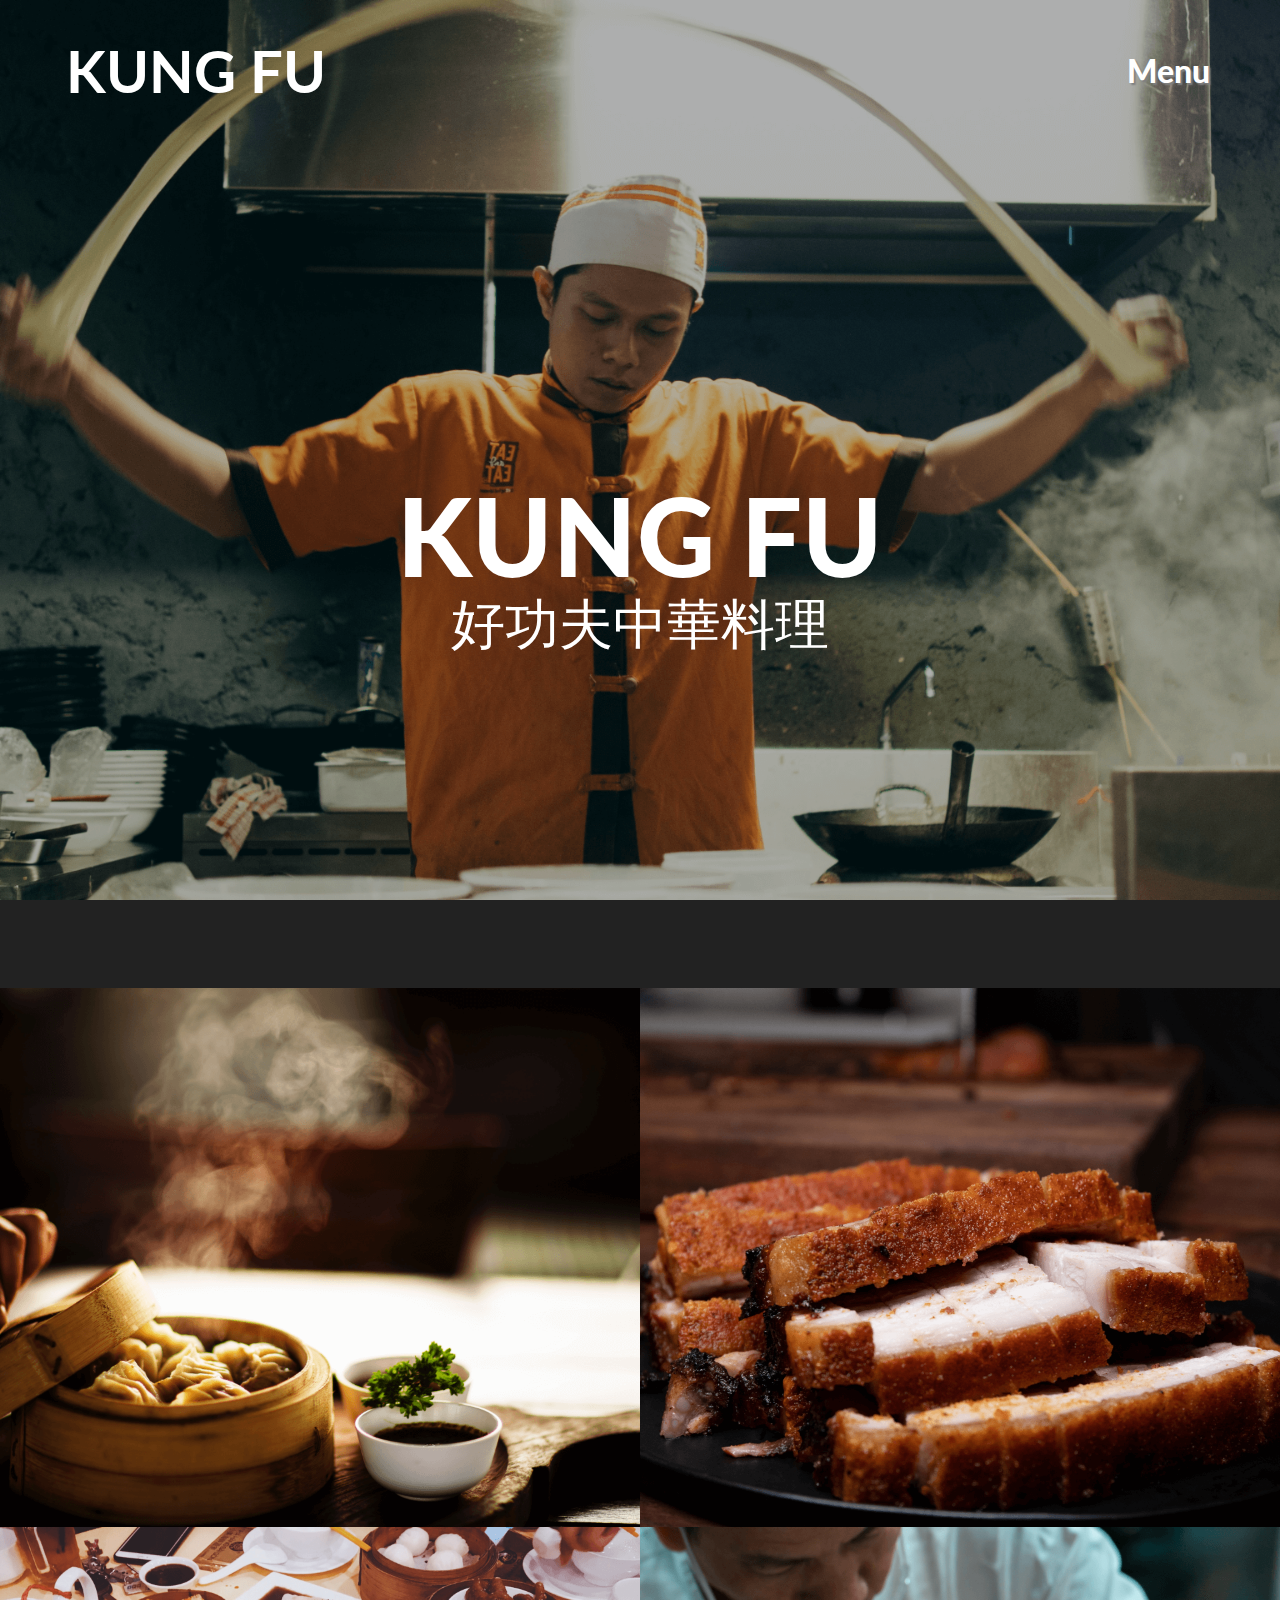
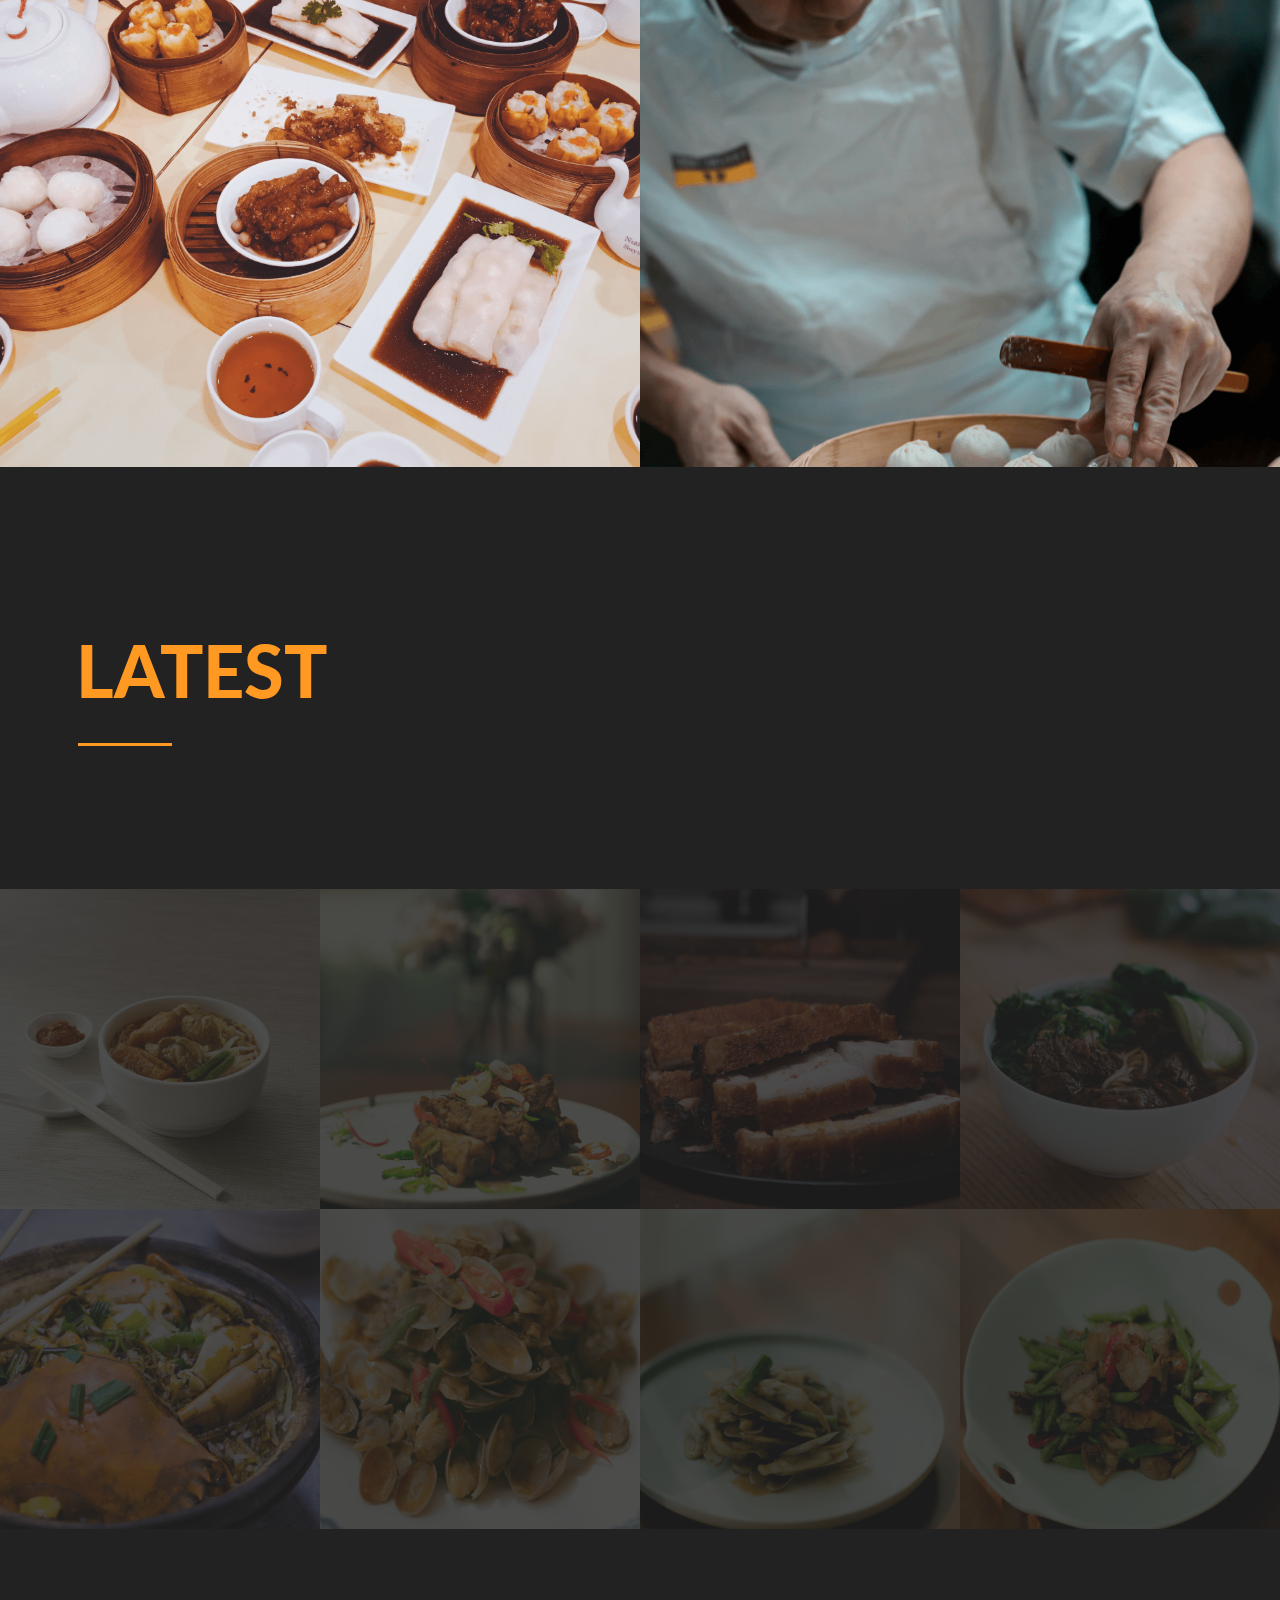
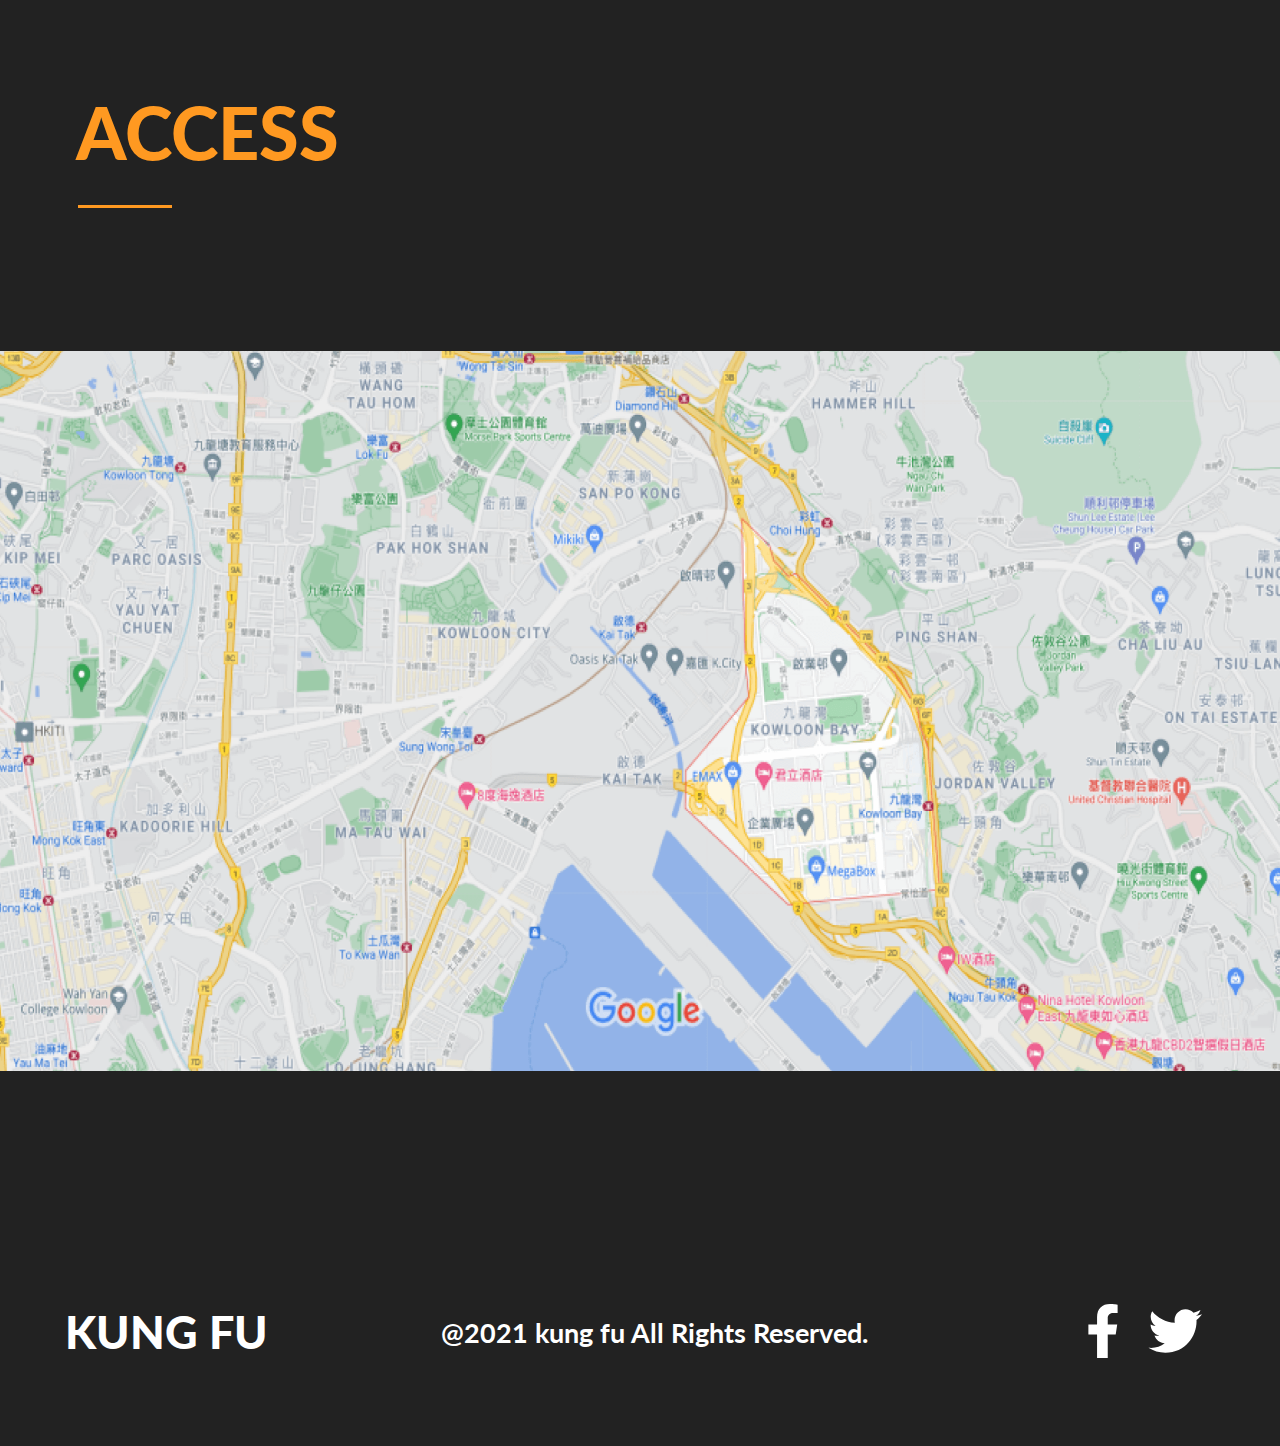
<file: kungfu/index.html>
<!DOCTYPE html>
<html lang="en">
<head>
  <meta charset="UTF-8">
  <meta http-equiv="X-UA-Compatible" content="IE=edge">
  <meta name="viewport" content="width=device-width, initial-scale=1.0">
  <title>Document</title>
  <link rel="preconnect" href="https://fonts.googleapis.com">
  <link rel="preconnect" href="https://fonts.gstatic.com" crossorigin>
  <link href="https://fonts.googleapis.com/css2?family=Lato:wght@300;400;700;900&display=swap" rel="stylesheet">
  <link rel="stylesheet" href="./css/index.css">
</head>
<body>
  <div class="wrap">
    <header>
      <div class="backMask"></div>
      <div class="space" id="HOME"></div>
      <div class="topHeader">
        <a href="#" class="logo"><h1>KUNG FU</h1></a>
        <div class="navItem">
          <nav class="menu">
            <ul>
              <li><a href="#HOME">HOME</a></li>
              <li><a href="#ABOUT">ABOUT</a></li>
              <li><a href="#LATEST">LATEST</a></li>
              <li><a href="#CONTACT">CONTACT</a></li>
            </ul>
          </nav>
          <ul class="community">
            <li><a href="#"><img src="./images/fb.svg" alt="FaceBook"></a></li>
            <li><a href="#"><img src="./images/twitter.svg" alt="Twitter"></a></li>
          </ul>
          <div class="menuHam"><a href="#">Menu</a></div>
        </div>        
      </div>  
      <div class="content">
        <div class="contentItem">
          <h2>KUNG FU</h2>
          <p>好功夫中華料理</p>
        </div>
      </div>
    </header>
    <main>
      <div class="about" id="ABOUT">
        <div class="aboutItem">
          <img src="./images/img_01.png" alt="images">
          <div class="itemMask">
            <h2>關於功夫家常菜</h2>
            <p>堅持嚴選當地食材，自然純淨的好味道<br>食材經過嚴格拔關，選用無瘦肉精豬肉及非基因改蔬果</p>
          </div>
        </div>
        <div class="aboutItem">
          <img src="./images/img_04.png" alt="images"></div>
        <div class="aboutItem back">
          <img src="./images/img_03.png" alt="images"></div>
          <div class="aboutItem">
            <img src="./images/img_02.png" alt="images">
            <div class="itemMask">
              <h2>繼承第三代家常菜</h2>
              <p>好功夫第三代，繼承家鄉味<br>延續60年老店，堅持選用當地食材<br>讓老饕安心食用，吃的健康原則
              </p>
            </div>
          </div>
      </div>
      <div class="latest" id="LATEST">
        <div>
          <h3>LATEST</h3>
          <div class="line"></div>
        </div>
        <div class="produceItem">
          <div class="cardItem">
            <div class="cardFront"><img src="./images/01.png" alt="item"></div>
            <div class="cardBack"><img src="./images/01.png" alt="item"></div>
          </div>
          <div class="cardItem">
            <div class="cardFront"><img src="./images/02.png" alt="item"></div>
            <div class="cardBack"><img src="./images/02.png" alt="item"></div>
          </div>
          <div class="cardItem">
            <div class="cardFront"><img src="./images/03.png" alt="item"></div>
            <div class="cardBack"><img src="./images/03.png" alt="item"></div>
          </div>
          <div class="cardItem">
            <div class="cardFront"><img src="./images/04.png" alt="item"></div>
            <div class="cardBack"><img src="./images/04.png" alt="item"></div>
          </div>
          <div class="cardItem">
            <div class="cardFront"><img src="./images/05.png" alt="item"></div>
            <div class="cardBack"><img src="./images/05.png" alt="item"></div>
          </div>
          <div class="cardItem">
            <div class="cardFront"><img src="./images/06.png" alt="item"></div>
            <div class="cardBack"><img src="./images/06.png" alt="item"></div>
          </div>
          <div class="cardItem">
            <div class="cardFront"><img src="./images/07.png" alt="item"></div>
            <div class="cardBack"><img src="./images/07.png" alt="item"></div>
          </div>
          <div class="cardItem">
            <div class="cardFront"><img src="./images/08.png" alt="item"></div>
            <div class="cardBack"><img src="./images/08.png" alt="item"></div>
          </div>
        </div>
      <div class="contact" id="CONTACT">
        <h3>ACCESS</h3>
        <div class="line"></div>
        <img src="./images/map.png" alt="map">
      </div>
    </main>
    <footer>
      <h1>KUNG FU</h1>
      <p>@2021 kung fu  All Rights Reserved.</p>
      <ul class="community">
        <li><a href="#"><img src="./images/fb.svg" alt="FaceBook"></a></li>
        <li><a href="#"><img src="./images/twitter.svg" alt="Twitter"></a></li>
      </ul>
    </footer>
  </div>
  <script src="./js/jquery-3.6.0.min.js"></script>
  <script src="./js/all.js"></script>
</body>
</html>
</file>
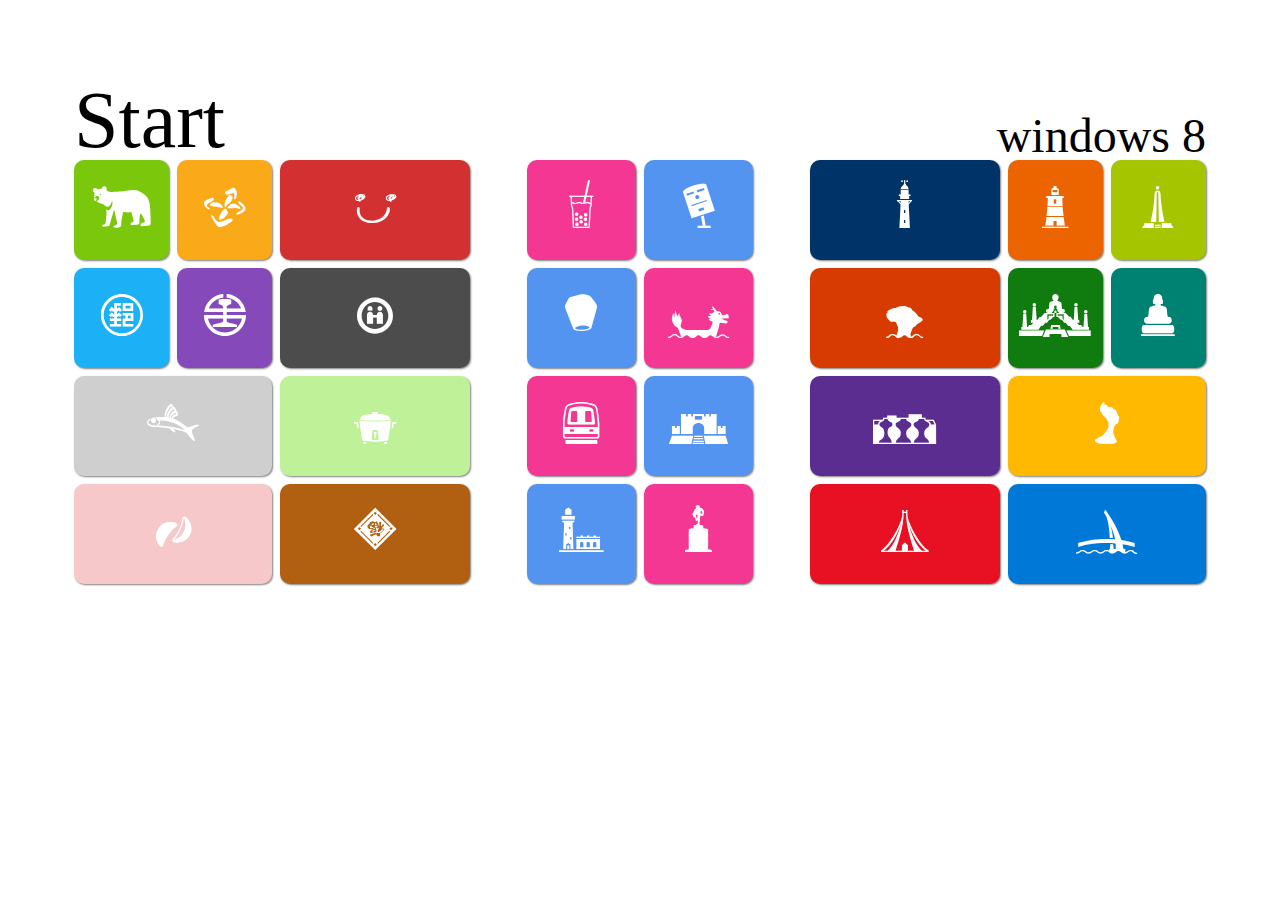
<file: windows8/index.html>
<!DOCTYPE html>
<html lang="zh-Hant-TW">
<head>
  <meta charset="UTF-8">
  <meta http-equiv="X-UA-Compatible" content="IE=edge">
  <meta http-equiv="expires" content="0"> 
  <meta http-equiv="pragma" content="no-cache"> 
  <meta http-equiv="cache-control" content="no-cache"> 
  <meta name="viewport" content="width=device-width, initial-scale=1.0, maximum-scale=1.0, user-scalable=no, minimal-ui">
  <title>Grid 練習</title>
  <link rel="stylesheet" type="text/css" href="./css/main.css">
  <link rel="stylesheet" href="./icon/twicon.css">
</head>
<body>
  <div class="wrap">
    <div class="container">
      <div class="a">
        <div class="box2"><h2>Start</h2></div>
        <ul class="leftGrid grid-gtr">
          <li class="box" style="background: #7ac70c;"><i class="twicon-black-bear"></i></li>
          <li class="box" style="background: #faa918;"><i class="twicon-l-easy-card"></i></li>
          <li class="box" style="background: #d33131;"><i class="twicon-l-youbike"></i></li>
          <li class="box" style="background: #1cb0f6;"><i class="twicon-l-post"></i></li>
          <li class="box" style="background: #8549ba;"><i class="twicon-l-taiwan-rw"></i></li>
          <li class="box" style="background: #4c4c4c;"><i class="twicon-l-nh-insurance"></i></li>
          <li class="box gc13" style="background: #cfcfcf;"><i class="twicon-flying-fish"></i></li>
          <li class="box" style="background: #bff199;"><i class="twicon-electric-pot"></i></li>
          <li class="box gc13" style="background: #f7c8c9;"><i class="twicon-fortune"></i></li>
          <li class="box" style="background: #b06010;"><i class="twicon-couplets"></i></li>
        </ul>
      </div>
      <div class="b">
        <div class="box2"></div>
        <ul class="centerGrid grid-gtr">
          <li class="box" style="background: #f53794;"><i class="twicon-tapioca"></i></li>
          <li class="box" style="background: #5294f0;"><i class="twicon-postbox2"></i></li>
          <li class="box"  style="background: #5294f0;"><i class="twicon-sky-lantern"></i></li>
          <li class="box"  style="background: #f53794;"><i class="twicon-dragon-boat"></i></li>
          <li class="box"  style="background: #f53794;"><i class="twicon-taipei-mrt"></i></li>
          <li class="box"  style="background: #5294f0;"><i class="twicon-ershawan"></i></li>
          <li class="box"  style="background: #5294f0;"><i class="twicon-eluanbi-lh"></i></li>
          <li class="box"  style="background: #f53794;"><i class="twicon-kano-staue"></i></li>
        </ul>
      </div>
      <div class="c">
        <div class="box2"><h1>windows 8</h1></div>
        <ul class="rightGrid grid-gtr">
          <li class="box" style="background: #003468;"><i class="twicon-yuweng-lh"></i></li>
          <li class="box" style="background: #ec6400;"><i class="twicon-fuguijiao-lh"></i></li>
          <li class="box" style="background: #a5c500;"><i class="twicon-tropic-cancer"></i></li>
          <li class="box" style="background: #d83b01;"><i class="twicon-vase-rock"></i></li>
          <li class="box" style="background: #107c10;"><i class="twicon-foguangshan"></i></li>
          <li class="box" style="background: #008272;"><i class="twicon-bagua"></i></li>
          <li class="box" style="background: #5c2d91;"><i class="twicon-ntc-theater"></i></li>
          <li class="box gc24" style="background: #ffb900;"><i class="twicon-queens-head"></i></li>
          <li class="box" style="background: #e81123;"><i class="twicon-tunghai-uni"></i></li>
          <li class="box gc24" style="background: #0078d7;"><i class="twicon-lovers-brg"></i></li>
        </ul>
      </div>
      
    </div>
  </div>
  

</body>
</html>
</file>
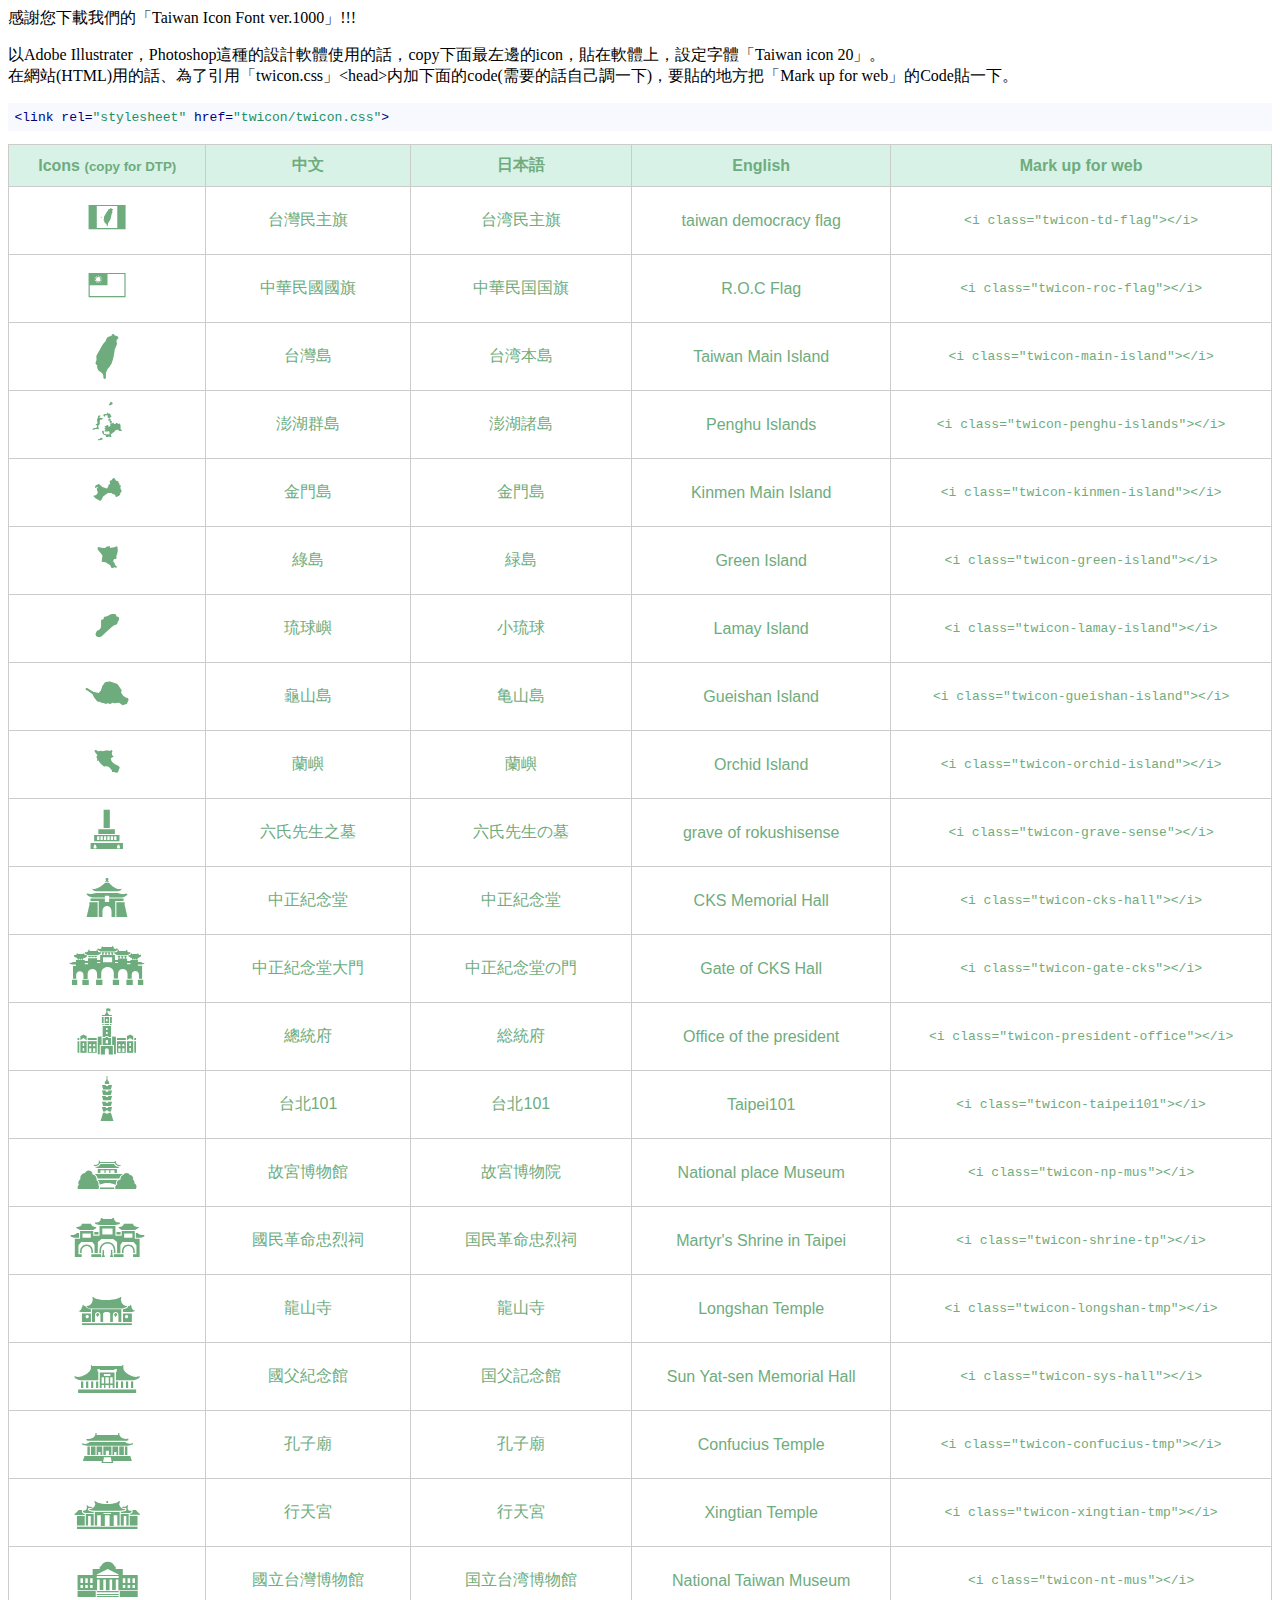
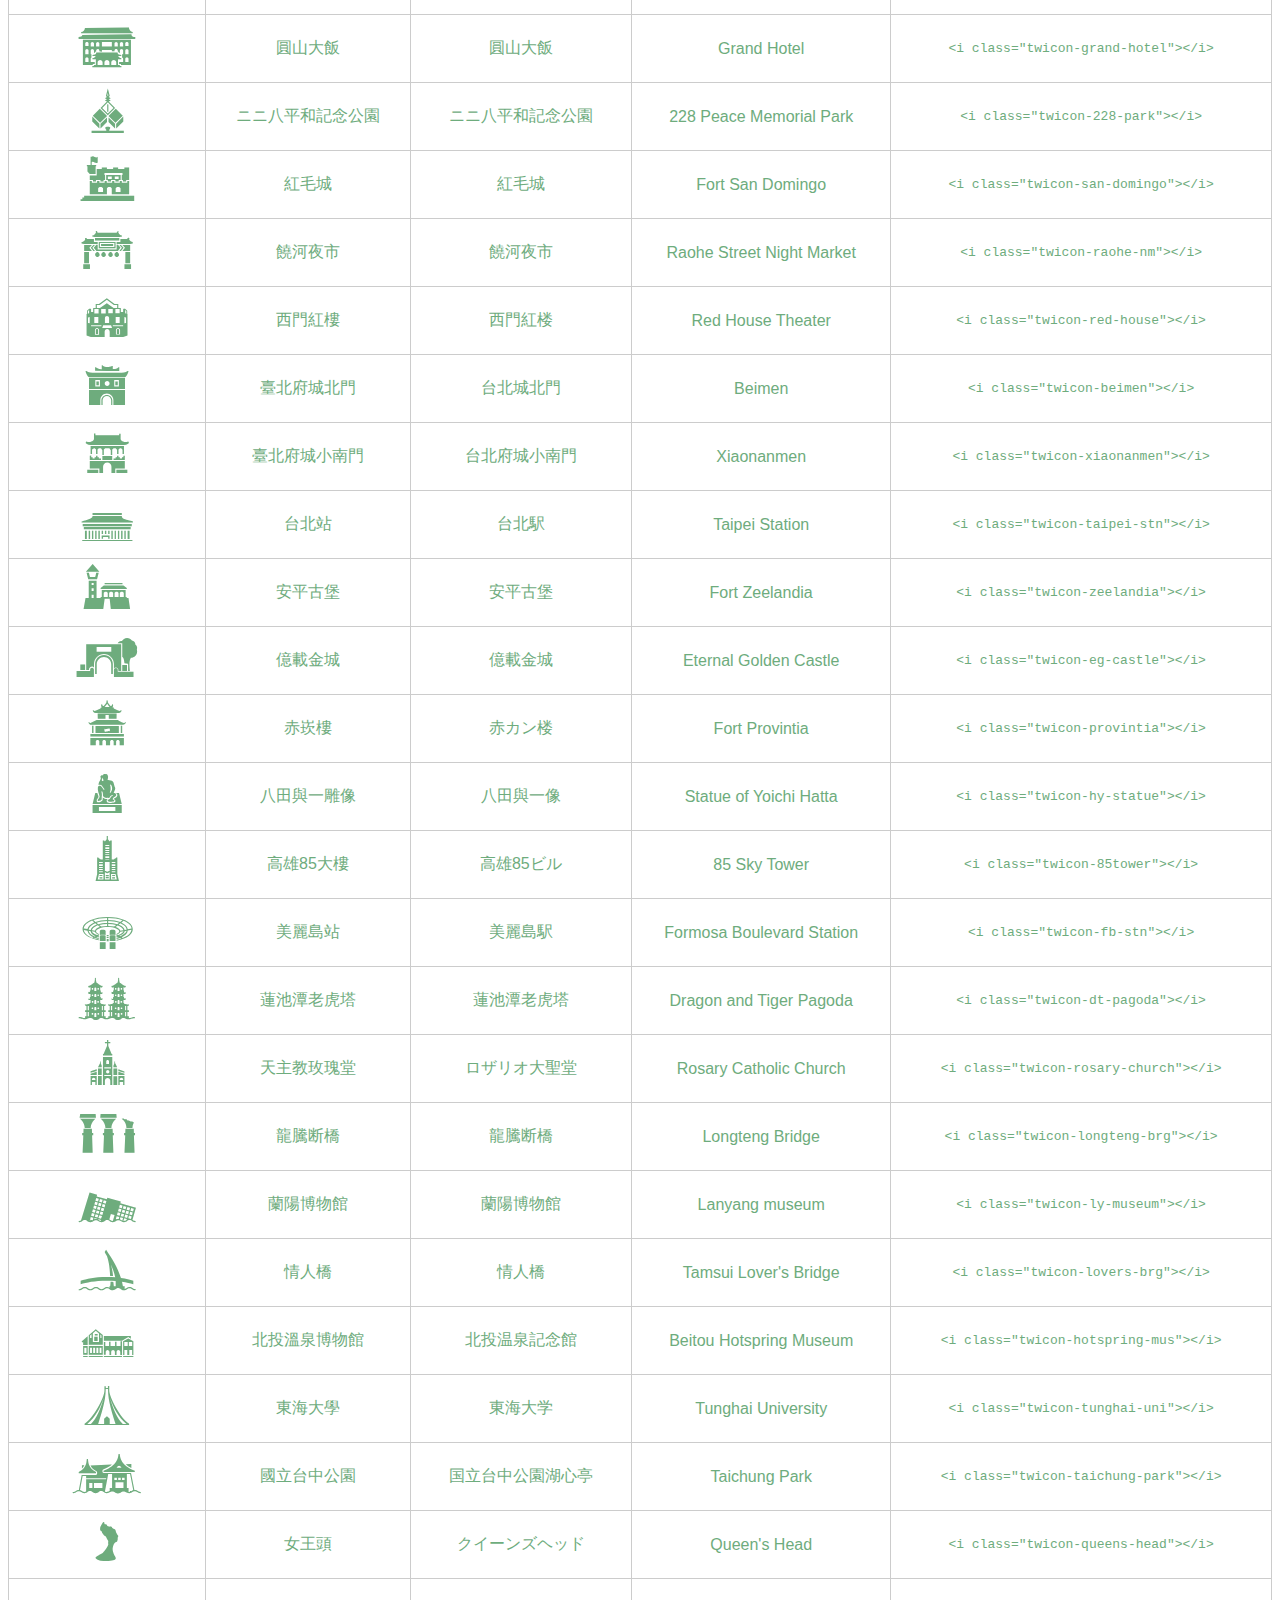
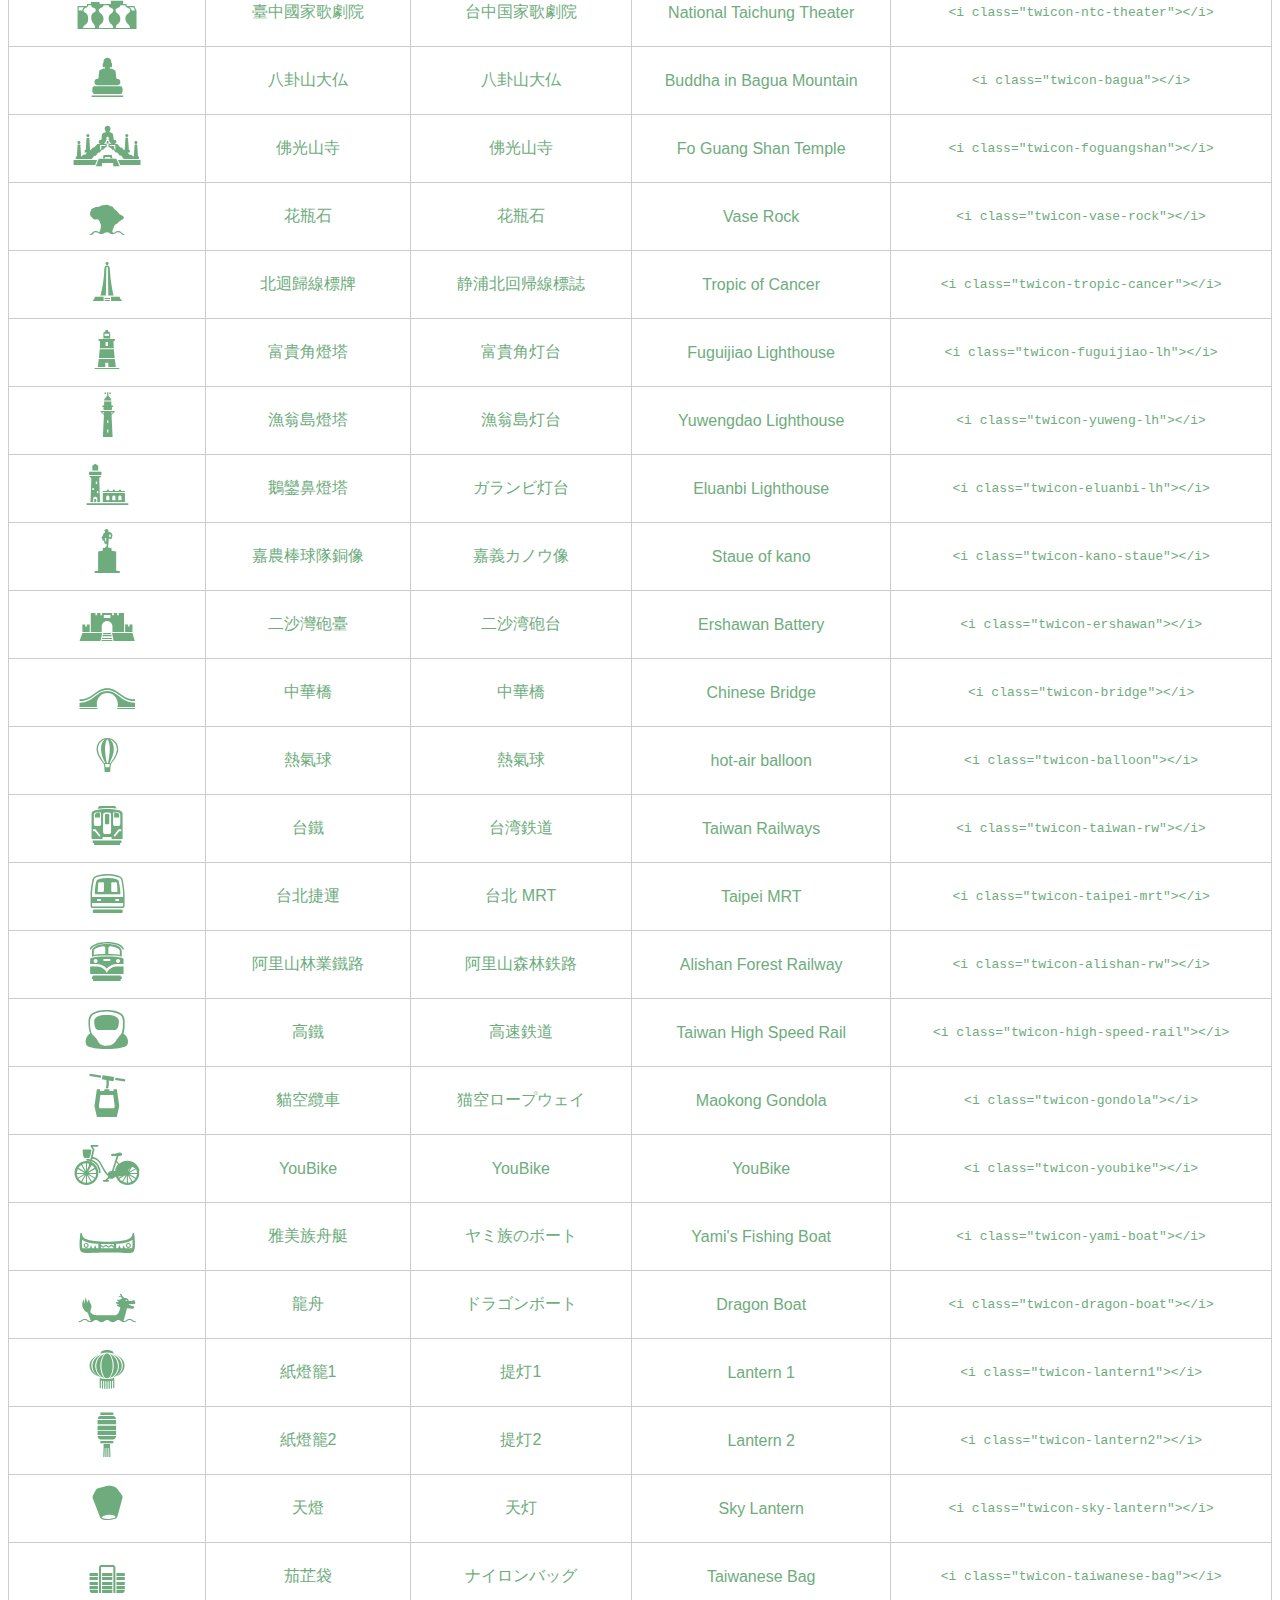
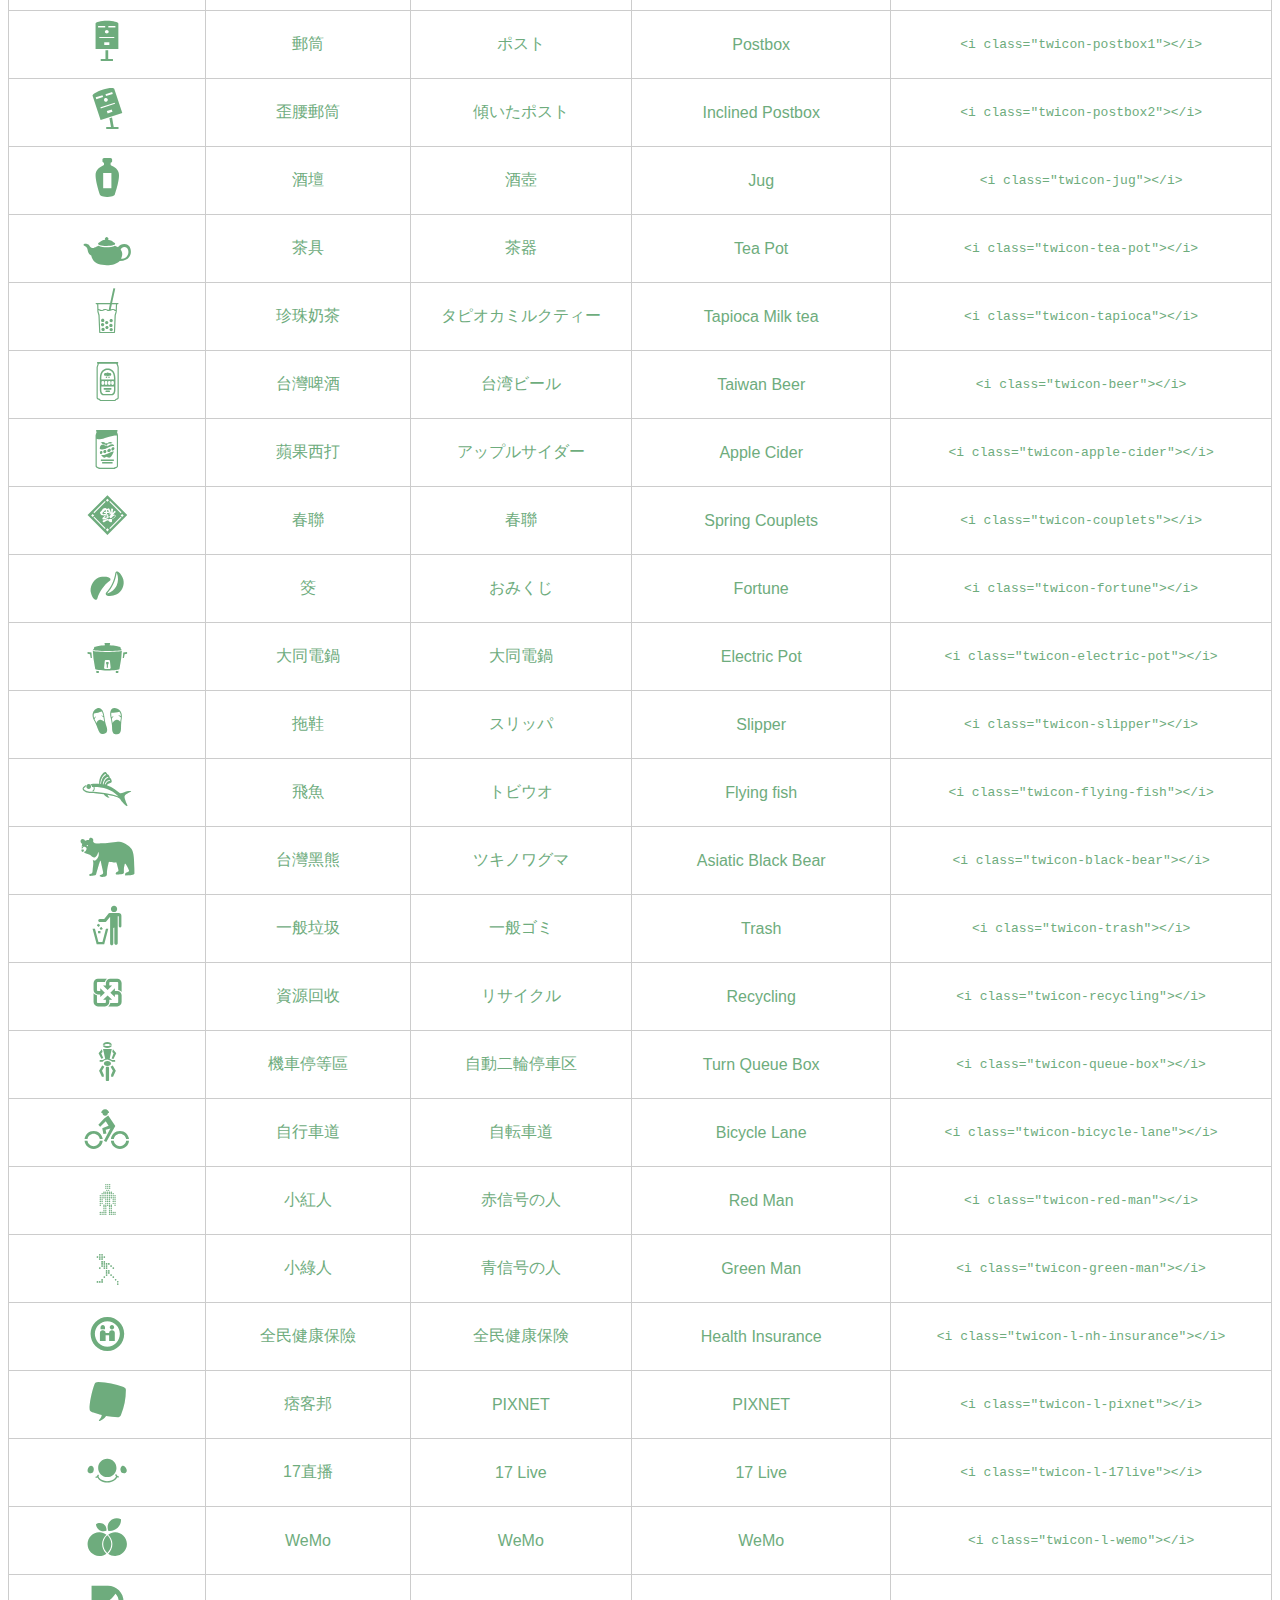
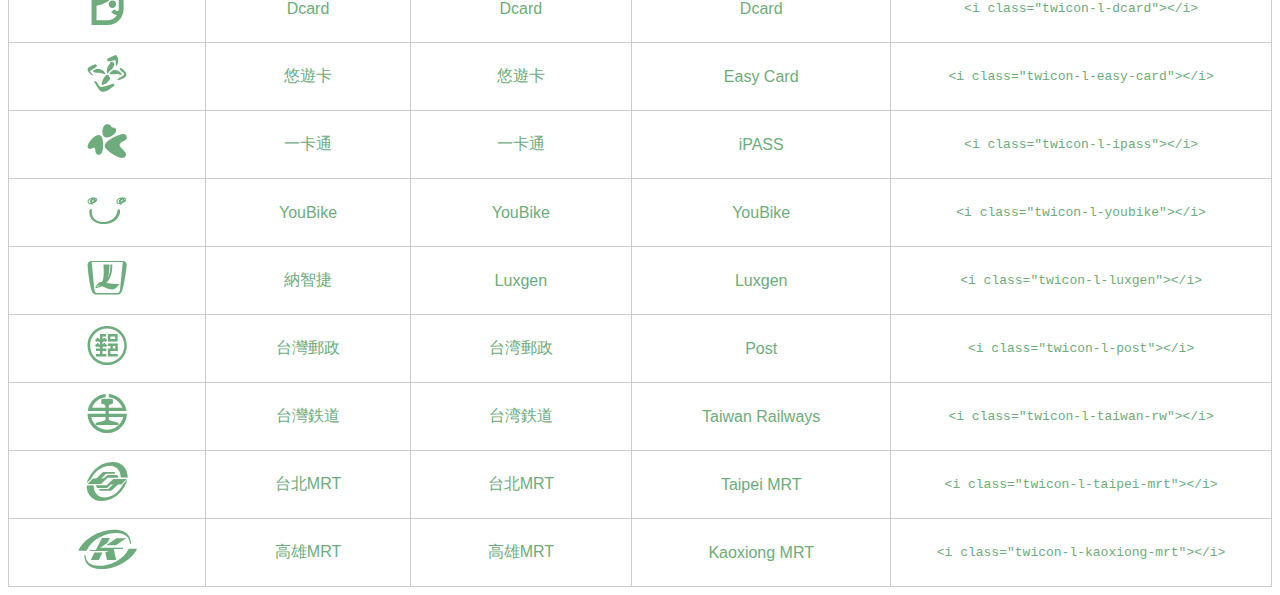
<file: windows8/icon/List.html>
<head>
 <title>一覽表|一覧表|List</title>
 <style type="text/css">
  table{
    width: 100%;
    border-collapse: collapse;
    border-spacing: 0;
    color:#6EAC7D;
    font-family: sans-serif ;
  }

  table th{
    padding: 10px 20px;
    text-align: center;
    border: 1px solid #ccc;
    background-color: #D9F2E7
  }

  table td{
    padding: 0px 20px;
    text-align: center;
    border: 1px solid #ccc;
  }

  table td.icon {
    font-family: "twicon" ;
    font-size: 3.5em ;
    border: 1px solid #ccc;
  }

  table tr:hover{
    background-color: #4A7756;
    color:#fff;
  }

  @font-face {
   font-family: 'twicon';
   src: url('twicon.woff') ;
   src: url('twicon.woff2') ;
  }
 </style>
</head>
<body>
 <p>
   感謝您下載我們的「Taiwan Icon Font ver.1000」!!!
 </p>
 <p>
   以Adobe Illustrater，Photoshop這種的設計軟體使用的話，copy下面最左邊的icon，貼在軟體上，設定字體「Taiwan icon 20」。
  <br>在網站(HTML)用的話、為了引用「twicon.css」&lt;head&gt;内加下面的code(需要的話自己調一下)，要貼的地方把「Mark up for web」的Code貼一下。
  <pre style="display:block;overflow-x:auto;padding:0.5em;color:#000;background:#f8f8ff"><code><span style="color:#000080;font-weight:normal">&lt;<span style="color:#000080;font-weight:normal">link</span> <span class="hljs-attr">rel</span>=<span style="color:#219161">&quot;stylesheet&quot;</span> <span class="hljs-attr">href</span>=<span style="color:#219161">&quot;twicon/twicon.css&quot;</span>&gt;</span></code></pre>

 <table>
  <tr>
    <th>Icons <small>(copy for DTP)</small></th>
    <th>中文</th>
    <th>日本語</th>
    <th>English</th>
    <th>Mark up for web</th>
  </tr>
  <tr>
    <td class="icon">ꀀ</td>
    <td>台灣民主旗</td>
    <td>台湾民主旗</td>
    <td>taiwan democracy flag</td>
    <td><code>&lt;i class="twicon-td-flag"&gt;&lt;/i&gt;</code></td>
  </tr>
  <tr>
    <td class="icon">ꀁ</td>
    <td>中華民國國旗</td>
    <td>中華民国国旗</td>
    <td>R.O.C Flag</td>
    <td><code>&lt;i class="twicon-roc-flag"&gt;&lt;/i&gt;</code></td>
  </tr>
  <tr>
    <td class="icon">ꀂ</td>
    <td>台灣島</td>
    <td>台湾本島</td>
    <td>Taiwan Main Island</td>
    <td><code>&lt;i class="twicon-main-island"&gt;&lt;/i&gt;</code></td>
  </tr>
  <tr>
    <td class="icon">ꀃ</td>
    <td>澎湖群島</td>
    <td>澎湖諸島</td>
    <td>Penghu Islands</td>
    <td><code>&lt;i class="twicon-penghu-islands"&gt;&lt;/i&gt;</code></td>
  </tr>
  <tr>
    <td class="icon">ꀄ</td>
    <td>金門島</td>
    <td>金門島</td>
    <td>Kinmen Main Island</td>
    <td><code>&lt;i class="twicon-kinmen-island"&gt;&lt;/i&gt;</code></td>
  </tr>
  <tr>
    <td class="icon">ꀅ</td>
    <td>綠島</td>
    <td>緑島</td>
    <td>Green Island</td>
    <td><code>&lt;i class="twicon-green-island"&gt;&lt;/i&gt;</code></td>
  </tr>
  <tr>
    <td class="icon">ꀆ</td>
    <td>琉球嶼</td>
    <td>小琉球</td>
    <td>Lamay Island</td>
    <td><code>&lt;i class="twicon-lamay-island"&gt;&lt;/i&gt;</code></td>
  </tr>
  <tr>
    <td class="icon">ꀇ</td>
    <td>龜山島</td>
    <td>亀山島</td>
    <td>Gueishan Island</td>
    <td><code>&lt;i class="twicon-gueishan-island"&gt;&lt;/i&gt;</code></td>
  </tr>
  <tr>
    <td class="icon">ꀈ</td>
    <td>蘭嶼</td>
    <td>蘭嶼</td>
    <td>Orchid Island</td>
    <td><code>&lt;i class="twicon-orchid-island"&gt;&lt;/i&gt;</code></td>
  </tr>
  <tr>
    <td class="icon">ꀉ</td>
    <td>六氏先生之墓</td>
    <td>六氏先生の墓</td>
    <td>grave of rokushisense</td>
    <td><code>&lt;i class="twicon-grave-sense"&gt;&lt;/i&gt;</code></td>
  </tr>
  <tr>
    <td class="icon">ꀊ</td>
    <td>中正紀念堂</td>
    <td>中正紀念堂</td>
    <td>CKS Memorial Hall</td>
    <td><code>&lt;i class="twicon-cks-hall"&gt;&lt;/i&gt;</code></td>
  </tr>
  <tr>
    <td class="icon">ꀋ</td>
    <td>中正紀念堂大門</td>
    <td>中正紀念堂の門</td>
    <td>Gate of CKS Hall</td>
    <td><code>&lt;i class="twicon-gate-cks"&gt;&lt;/i&gt;</code></td>
  </tr>
  <tr>
    <td class="icon">ꀌ</td>
    <td>總統府</td>
    <td>総統府</td>
    <td>Office of the president</td>
    <td><code>&lt;i class="twicon-president-office"&gt;&lt;/i&gt;</code></td>
  </tr>
  <tr>
    <td class="icon">ꀍ</td>
    <td>台北101</td>
    <td>台北101</td>
    <td>Taipei101</td>
    <td><code>&lt;i class="twicon-taipei101"&gt;&lt;/i&gt;</code></td>
  </tr>
  <tr>
    <td class="icon">ꀎ</td>
    <td>故宮博物館</td>
    <td>故宮博物院</td>
    <td>National place Museum</td>
    <td><code>&lt;i class="twicon-np-mus"&gt;&lt;/i&gt;</code></td>
  </tr>
  <tr>
    <td class="icon">ꀏ</td>
    <td>國民革命忠烈祠</td>
    <td>国民革命忠烈祠</td>
    <td>Martyr's Shrine in Taipei</td>
    <td><code>&lt;i class="twicon-shrine-tp"&gt;&lt;/i&gt;</code></td>
  </tr>
  <tr>
    <td class="icon">ꀐ</td>
    <td>龍山寺</td>
    <td>龍山寺</td>
    <td>Longshan Temple</td>
    <td><code>&lt;i class="twicon-longshan-tmp"&gt;&lt;/i&gt;</code></td>
  </tr>
  <tr>
    <td class="icon">ꀑ</td>
    <td>國父紀念館</td>
    <td>国父記念館</td>
    <td>Sun Yat-sen Memorial Hall</td>
    <td><code>&lt;i class="twicon-sys-hall"&gt;&lt;/i&gt;</code></td>
  </tr>
  <tr>
    <td class="icon">ꀒ</td>
    <td>孔子廟</td>
    <td>孔子廟</td>
    <td>Confucius Temple</td>
    <td><code>&lt;i class="twicon-confucius-tmp"&gt;&lt;/i&gt;</code></td>
  </tr>
  <tr>
    <td class="icon">ꀓ</td>
    <td>行天宮</td>
    <td>行天宮</td>
    <td>Xingtian Temple</td>
    <td><code>&lt;i class="twicon-xingtian-tmp"&gt;&lt;/i&gt;</code></td>
  </tr>
  <tr>
    <td class="icon">ꀔ</td>
    <td>國立台灣博物館</td>
    <td>国立台湾博物館</td>
    <td>National Taiwan Museum</td>
    <td><code>&lt;i class="twicon-nt-mus"&gt;&lt;/i&gt;</code></td>
  </tr>
  <tr>
    <td class="icon">ꀕ</td>
    <td>圓山大飯</td>
    <td>圓山大飯</td>
    <td>Grand Hotel</td>
    <td><code>&lt;i class="twicon-grand-hotel"&gt;&lt;/i&gt;</code></td>
  </tr>
  <tr>
    <td class="icon">ꀖ</td>
    <td>ニニ八平和記念公園</td>
    <td>ニニ八平和記念公園</td>
    <td>228 Peace Memorial Park</td>
    <td><code>&lt;i class="twicon-228-park"&gt;&lt;/i&gt;</code></td>
  </tr>
  <tr>
    <td class="icon">ꀗ</td>
    <td>紅毛城</td>
    <td>紅毛城</td>
    <td>Fort San Domingo</td>
    <td><code>&lt;i class="twicon-san-domingo"&gt;&lt;/i&gt;</code></td>
  </tr>
  <tr>
    <td class="icon">ꀘ</td>
    <td>饒河夜市</td>
    <td>饒河夜市</td>
    <td>Raohe Street Night Market</td>
    <td><code>&lt;i class="twicon-raohe-nm"&gt;&lt;/i&gt;</code></td>
  </tr>
  <tr>
    <td class="icon">ꀙ</td>
    <td>西門紅樓</td>
    <td>西門紅楼</td>
    <td>Red House Theater</td>
    <td><code>&lt;i class="twicon-red-house"&gt;&lt;/i&gt;</code></td>
  </tr>
  <tr>
    <td class="icon">ꀚ</td>
    <td>臺北府城北門</td>
    <td>台北城北門</td>
    <td>Beimen</td>
    <td><code>&lt;i class="twicon-beimen"&gt;&lt;/i&gt;</code></td>
  </tr>
  <tr>
    <td class="icon">ꀛ</td>
    <td>臺北府城小南門</td>
    <td>台北府城小南門</td>
    <td>Xiaonanmen</td>
    <td><code>&lt;i class="twicon-xiaonanmen"&gt;&lt;/i&gt;</code></td>
  </tr>
  <tr>
    <td class="icon">ꀜ</td>
    <td>台北站</td>
    <td>台北駅</td>
    <td>Taipei Station</td>
    <td><code>&lt;i class="twicon-taipei-stn"&gt;&lt;/i&gt;</code></td>
  </tr>
  <tr>
    <td class="icon">ꀝ</td>
    <td>安平古堡</td>
    <td>安平古堡</td>
    <td>Fort Zeelandia</td>
    <td><code>&lt;i class="twicon-zeelandia"&gt;&lt;/i&gt;</code></td>
  </tr>
  <tr>
    <td class="icon">ꀞ</td>
    <td>億載金城</td>
    <td>億載金城</td>
    <td>Eternal Golden Castle</td>
    <td><code>&lt;i class="twicon-eg-castle"&gt;&lt;/i&gt;</code></td>
  </tr>
  <tr>
    <td class="icon">ꀟ</td>
    <td>赤崁樓</td>
    <td>赤カン楼</td>
    <td>Fort Provintia</td>
    <td><code>&lt;i class="twicon-provintia"&gt;&lt;/i&gt;</code></td>
  </tr>
  <tr>
    <td class="icon">ꀠ</td>
    <td>八田與一雕像</td>
    <td>八田與一像</td>
    <td>Statue of Yoichi Hatta</td>
    <td><code>&lt;i class="twicon-hy-statue"&gt;&lt;/i&gt;</code></td>
  </tr>
  <tr>
    <td class="icon">ꀡ</td>
    <td>高雄85大樓</td>
    <td>高雄85ビル</td>
    <td>85 Sky Tower</td>
    <td><code>&lt;i class="twicon-85tower"&gt;&lt;/i&gt;</code></td>
  </tr>
  <tr>
    <td class="icon">ꀢ</td>
    <td>美麗島站</td>
    <td>美麗島駅</td>
    <td>Formosa Boulevard Station</td>
    <td><code>&lt;i class="twicon-fb-stn"&gt;&lt;/i&gt;</code></td>
  </tr>
  <tr>
    <td class="icon">ꀣ</td>
    <td>蓮池潭老虎塔</td>
    <td>蓮池潭老虎塔</td>
    <td>Dragon and Tiger Pagoda</td>
    <td><code>&lt;i class="twicon-dt-pagoda"&gt;&lt;/i&gt;</code></td>
  </tr>
  <tr>
    <td class="icon">ꀤ</td>
    <td>天主教玫瑰堂</td>
    <td>ロザリオ大聖堂</td>
    <td>Rosary Catholic Church</td>
    <td><code>&lt;i class="twicon-rosary-church"&gt;&lt;/i&gt;</code></td>
  </tr>
  <tr>
    <td class="icon">ꀥ</td>
    <td>龍騰断橋</td>
    <td>龍騰断橋</td>
    <td>Longteng Bridge</td>
    <td><code>&lt;i class="twicon-longteng-brg"&gt;&lt;/i&gt;</code></td>
  </tr>
  <tr>
    <td class="icon">ꀦ</td>
    <td>蘭陽博物館</td>
    <td>蘭陽博物館</td>
    <td>Lanyang museum</td>
    <td><code>&lt;i class="twicon-ly-museum"&gt;&lt;/i&gt;</code></td>
  </tr>
  <tr>
    <td class="icon">ꀧ</td>
    <td>情人橋</td>
    <td>情人橋</td>
    <td>Tamsui Lover's Bridge</td>
    <td><code>&lt;i class="twicon-lovers-brg"&gt;&lt;/i&gt;</code></td>
  </tr>
  <tr>
    <td class="icon">ꀨ</td>
    <td>北投溫泉博物館</td>
    <td>北投温泉記念館</td>
    <td>Beitou Hotspring Museum</td>
    <td><code>&lt;i class="twicon-hotspring-mus"&gt;&lt;/i&gt;</code></td>
  </tr>
  <tr>
    <td class="icon">ꀩ</td>
    <td>東海大學</td>
    <td>東海大学</td>
    <td>Tunghai University</td>
    <td><code>&lt;i class="twicon-tunghai-uni"&gt;&lt;/i&gt;</code></td>
  </tr>
  <tr>
    <td class="icon">ꀪ</td>
    <td>國立台中公園</td>
    <td>国立台中公園湖心亭</td>
    <td>Taichung Park</td>
    <td><code>&lt;i class="twicon-taichung-park"&gt;&lt;/i&gt;</code></td>
  </tr>
  <tr>
    <td class="icon">ꀫ</td>
    <td>女王頭</td>
    <td>クイーンズヘッド</td>
    <td>Queen's Head</td>
    <td><code>&lt;i class="twicon-queens-head"&gt;&lt;/i&gt;</code></td>
  </tr>
  <tr>
    <td class="icon">ꀬ</td>
    <td>臺中國家歌劇院</td>
    <td>台中国家歌劇院</td>
    <td>National Taichung Theater</td>
    <td><code>&lt;i class="twicon-ntc-theater"&gt;&lt;/i&gt;</code></td>
  </tr>
  <tr>
    <td class="icon">ꀭ</td>
    <td>八卦山大仏</td>
    <td>八卦山大仏</td>
    <td>Buddha in Bagua Mountain</td>
    <td><code>&lt;i class="twicon-bagua"&gt;&lt;/i&gt;</code></td>
  </tr>
  <tr>
    <td class="icon">ꀮ</td>
    <td>佛光山寺</td>
    <td>佛光山寺</td>
    <td>Fo Guang Shan Temple</td>
    <td><code>&lt;i class="twicon-foguangshan"&gt;&lt;/i&gt;</code></td>
  </tr>
  <tr>
    <td class="icon">ꀯ</td>
    <td>花瓶石</td>
    <td>花瓶石</td>
    <td>Vase Rock</td>
    <td><code>&lt;i class="twicon-vase-rock"&gt;&lt;/i&gt;</code></td>
  </tr>
  <tr>
    <td class="icon">ꀰ</td>
    <td>北迴歸線標牌</td>
    <td>静浦北回帰線標誌</td>
    <td>Tropic of Cancer</td>
    <td><code>&lt;i class="twicon-tropic-cancer"&gt;&lt;/i&gt;</code></td>
  </tr>
  <tr>
    <td class="icon">ꀱ</td>
    <td>富貴角燈塔</td>
    <td>富貴角灯台</td>
    <td>Fuguijiao Lighthouse</td>
    <td><code>&lt;i class="twicon-fuguijiao-lh"&gt;&lt;/i&gt;</code></td>
  </tr>
  <tr>
    <td class="icon">ꀲ</td>
    <td>漁翁島燈塔</td>
    <td>漁翁島灯台</td>
    <td>Yuwengdao Lighthouse</td>
    <td><code>&lt;i class="twicon-yuweng-lh"&gt;&lt;/i&gt;</code></td>
  </tr>
  <tr>
    <td class="icon">ꀳ</td>
    <td>鵝鑾鼻燈塔</td>
    <td>ガランビ灯台</td>
    <td>Eluanbi Lighthouse</td>
    <td><code>&lt;i class="twicon-eluanbi-lh"&gt;&lt;/i&gt;</code></td>
  </tr>
  <tr>
    <td class="icon">ꀴ</td>
    <td>嘉農棒球隊銅像</td>
    <td>嘉義カノウ像</td>
    <td>Staue of kano</td>
    <td><code>&lt;i class="twicon-kano-staue"&gt;&lt;/i&gt;</code></td>
  </tr>
  <tr>
    <td class="icon">ꀵ</td>
    <td>二沙灣砲臺</td>
    <td>二沙湾砲台</td>
    <td>Ershawan Battery</td>
    <td><code>&lt;i class="twicon-ershawan"&gt;&lt;/i&gt;</code></td>
  </tr>
  <tr>
    <td class="icon">ꀶ</td>
    <td>中華橋</td>
    <td>中華橋</td>
    <td>Chinese Bridge</td>
    <td><code>&lt;i class="twicon-bridge"&gt;&lt;/i&gt;</code></td>
  </tr>
  <tr>
    <td class="icon">ꀷ</td>
    <td>熱氣球</td>
    <td>熱氣球</td>
    <td>hot‐air balloon</td>
    <td><code>&lt;i class="twicon-balloon"&gt;&lt;/i&gt;</code></td>
  </tr>
  <tr>
    <td class="icon">ꀸ</td>
    <td>台鐵</td>
    <td>台湾鉄道</td>
    <td>Taiwan Railways</td>
    <td><code>&lt;i class="twicon-taiwan-rw"&gt;&lt;/i&gt;</code></td>
  </tr>
  <tr>
    <td class="icon">ꀹ</td>
    <td>台北捷運</td>
    <td>台北 MRT</td>
    <td>Taipei MRT</td>
    <td><code>&lt;i class="twicon-taipei-mrt"&gt;&lt;/i&gt;</code></td>
  </tr>
  <tr>
    <td class="icon">ꀺ</td>
    <td>阿里山林業鐵路</td>
    <td>阿里山森林鉄路</td>
    <td>Alishan Forest Railway</td>
    <td><code>&lt;i class="twicon-alishan-rw"&gt;&lt;/i&gt;</code></td>
  </tr>
  <tr>
    <td class="icon">ꀻ</td>
    <td>高鐵</td>
    <td>高速鉄道</td>
    <td>Taiwan High Speed Rail</td>
    <td><code>&lt;i class="twicon-high-speed-rail"&gt;&lt;/i&gt;</code></td>
  </tr>
  <tr>
    <td class="icon">ꀼ</td>
    <td>貓空纜車</td>
    <td>猫空ロープウェイ</td>
    <td>Maokong Gondola</td>
    <td><code>&lt;i class="twicon-gondola"&gt;&lt;/i&gt;</code></td>
  </tr>
  <tr>
    <td class="icon">ꀽ</td>
    <td>YouBike</td>
    <td>YouBike</td>
    <td>YouBike</td>
    <td><code>&lt;i class="twicon-youbike"&gt;&lt;/i&gt;</code></td>
  </tr>
  <tr>
    <td class="icon">ꀾ</td>
    <td>雅美族舟艇</td>
    <td>ヤミ族のボート</td>
    <td>Yami's Fishing Boat</td>
    <td><code>&lt;i class="twicon-yami-boat"&gt;&lt;/i&gt;</code></td>
  </tr>
  <tr>
    <td class="icon">ꀿ</td>
    <td>龍舟</td>
    <td>ドラゴンボート</td>
    <td>Dragon Boat</td>
    <td><code>&lt;i class="twicon-dragon-boat"&gt;&lt;/i&gt;</code></td>
  </tr>
  <tr>
    <td class="icon">ꁀ</td>
    <td>紙燈籠1</td>
    <td>提灯1</td>
    <td>Lantern 1</td>
    <td><code>&lt;i class="twicon-lantern1"&gt;&lt;/i&gt;</code></td>
  </tr>
  <tr>
    <td class="icon">ꁁ</td>
    <td>紙燈籠2</td>
    <td>提灯2</td>
    <td>Lantern 2</td>
    <td><code>&lt;i class="twicon-lantern2"&gt;&lt;/i&gt;</code></td>
  </tr>
  <tr>
    <td class="icon">ꁂ</td>
    <td>天燈</td>
    <td>天灯</td>
    <td>Sky Lantern</td>
    <td><code>&lt;i class="twicon-sky-lantern"&gt;&lt;/i&gt;</code></td>
  </tr>
  <tr>
    <td class="icon">ꁃ</td>
    <td>茄芷袋</td>
    <td>ナイロンバッグ</td>
    <td>Taiwanese Bag</td>
    <td><code>&lt;i class="twicon-taiwanese-bag"&gt;&lt;/i&gt;</code></td>
  </tr>
  <tr>
    <td class="icon">ꁄ</td>
    <td>郵筒</td>
    <td>ポスト</td>
    <td>Postbox</td>
    <td><code>&lt;i class="twicon-postbox1"&gt;&lt;/i&gt;</code></td>
  </tr>
  <tr>
    <td class="icon">ꁅ</td>
    <td>歪腰郵筒</td>
    <td>傾いたポスト</td>
    <td>Inclined Postbox</td>
    <td><code>&lt;i class="twicon-postbox2"&gt;&lt;/i&gt;</code></td>
  </tr>
  <tr>
    <td class="icon">ꁆ</td>
    <td>酒壇</td>
    <td>酒壺</td>
    <td>Jug</td>
    <td><code>&lt;i class="twicon-jug"&gt;&lt;/i&gt;</code></td>
  </tr>
  <tr>
    <td class="icon">ꁇ</td>
    <td>茶具</td>
    <td>茶器</td>
    <td>Tea Pot</td>
    <td><code>&lt;i class="twicon-tea-pot"&gt;&lt;/i&gt;</code></td>
  </tr>
  <tr>
    <td class="icon">ꁈ</td>
    <td>珍珠奶茶</td>
    <td>タピオカミルクティー</td>
    <td>Tapioca Milk tea</td>
    <td><code>&lt;i class="twicon-tapioca"&gt;&lt;/i&gt;</code></td>
  </tr>
  <tr>
    <td class="icon">ꁉ</td>
    <td>台灣啤酒</td>
    <td>台湾ビール</td>
    <td>Taiwan Beer</td>
    <td><code>&lt;i class="twicon-beer"&gt;&lt;/i&gt;</code></td>
  </tr>
  <tr>
    <td class="icon">ꁊ</td>
    <td>蘋果西打</td>
    <td>アップルサイダー</td>
    <td>Apple Cider</td>
    <td><code>&lt;i class="twicon-apple-cider"&gt;&lt;/i&gt;</code></td>
  </tr>
  <tr>
    <td class="icon">ꁋ</td>
    <td>春聯</td>
    <td>春聯</td>
    <td>Spring Couplets</td>
    <td><code>&lt;i class="twicon-couplets"&gt;&lt;/i&gt;</code></td>
  </tr>
  <tr>
    <td class="icon">ꁌ</td>
    <td>筊</td>
    <td>おみくじ</td>
    <td>Fortune</td>
    <td><code>&lt;i class="twicon-fortune"&gt;&lt;/i&gt;</code></td>
  </tr>
  <tr>
    <td class="icon">ꁍ</td>
    <td>大同電鍋</td>
    <td>大同電鍋</td>
    <td>Electric Pot</td>
    <td><code>&lt;i class="twicon-electric-pot"&gt;&lt;/i&gt;</code></td>
  </tr>
  <tr>
    <td class="icon">ꁎ</td>
    <td>拖鞋</td>
    <td>スリッパ</td>
    <td>Slipper</td>
    <td><code>&lt;i class="twicon-slipper"&gt;&lt;/i&gt;</code></td>
  </tr>
  <tr>
    <td class="icon">ꁏ</td>
    <td>飛魚</td>
    <td>トビウオ</td>
    <td>Flying fish</td>
    <td><code>&lt;i class="twicon-flying-fish"&gt;&lt;/i&gt;</code></td>
  </tr>
  <tr>
    <td class="icon">ꁐ</td>
    <td>台灣黑熊</td>
    <td>ツキノワグマ</td>
    <td>Asiatic Black Bear</td>
    <td><code>&lt;i class="twicon-black-bear"&gt;&lt;/i&gt;</code></td>
  </tr>
  <tr>
    <td class="icon">ꁒ</td>
    <td>一般垃圾</td>
    <td>一般ゴミ</td>
    <td>Trash</td>
    <td><code>&lt;i class="twicon-trash"&gt;&lt;/i&gt;</code></td>
  </tr>
  <tr>
    <td class="icon">ꁑ</td>
    <td>資源回收</td>
    <td>リサイクル</td>
    <td>Recycling</td>
    <td><code>&lt;i class="twicon-recycling"&gt;&lt;/i&gt;</code></td>
  </tr>
  <tr>
    <td class="icon">ꁓ</td>
    <td>機車停等區</td>
    <td>自動二輪停車区</td>
    <td>Turn Queue Box</td>
    <td><code>&lt;i class="twicon-queue-box"&gt;&lt;/i&gt;</code></td>
  </tr>
  <tr>
    <td class="icon">ꁔ</td>
    <td>自行車道</td>
    <td>自転車道</td>
    <td>Bicycle Lane</td>
    <td><code>&lt;i class="twicon-bicycle-lane"&gt;&lt;/i&gt;</code></td>
  </tr>
  <tr>
    <td class="icon">ꁕ</td>
    <td>小紅人</td>
    <td>赤信号の人</td>
    <td>Red Man</td>
    <td><code>&lt;i class="twicon-red-man"&gt;&lt;/i&gt;</code></td>
  </tr>
  <tr>
    <td class="icon">ꁖ</td>
    <td>小綠人</td>
    <td>青信号の人</td>
    <td>Green Man</td>
    <td><code>&lt;i class="twicon-green-man"&gt;&lt;/i&gt;</code></td>
  </tr>
  <tr>
    <td class="icon">ꁗ</td>
    <td>全民健康保險</td>
    <td>全民健康保険</td>
    <td>Health Insurance</td>
    <td><code>&lt;i class="twicon-l-nh-insurance"&gt;&lt;/i&gt;</code></td>
  </tr>
  <tr>
    <td class="icon">ꁘ</td>
    <td>痞客邦</td>
    <td>PIXNET</td>
    <td>PIXNET</td>
    <td><code>&lt;i class="twicon-l-pixnet"&gt;&lt;/i&gt;</code></td>
  </tr>
  <tr>
    <td class="icon">ꁙ</td>
    <td>17直播</td>
    <td>17 Live</td>
    <td>17 Live</td>
    <td><code>&lt;i class="twicon-l-17live"&gt;&lt;/i&gt;</code></td>
  </tr>
  <tr>
    <td class="icon">ꁚ</td>
    <td>WeMo</td>
    <td>WeMo</td>
    <td>WeMo</td>
    <td><code>&lt;i class="twicon-l-wemo"&gt;&lt;/i&gt;</code></td>
  </tr>
  <tr>
    <td class="icon">ꁛ</td>
    <td>Dcard</td>
    <td>Dcard</td>
    <td>Dcard</td>
    <td><code>&lt;i class="twicon-l-dcard"&gt;&lt;/i&gt;</code></td>
  </tr>
  <tr>
    <td class="icon">ꁜ</td>
    <td>悠遊卡</td>
    <td>悠遊卡</td>
    <td>Easy Card</td>
    <td><code>&lt;i class="twicon-l-easy-card"&gt;&lt;/i&gt;</code></td>
  </tr>
  <tr>
    <td class="icon">ꁝ</td>
    <td>一卡通</td>
    <td>一卡通</td>
    <td>iPASS</td>
    <td><code>&lt;i class="twicon-l-ipass"&gt;&lt;/i&gt;</code></td>
  </tr>
  <tr>
    <td class="icon">ꁞ</td>
    <td>YouBike</td>
    <td>YouBike</td>
    <td>YouBike</td>
    <td><code>&lt;i class="twicon-l-youbike"&gt;&lt;/i&gt;</code></td>
  </tr>
  <tr>
    <td class="icon">ꁟ</td>
    <td>納智捷</td>
    <td>Luxgen</td>
    <td>Luxgen</td>
    <td><code>&lt;i class="twicon-l-luxgen"&gt;&lt;/i&gt;</code></td>
  </tr>
  <tr>
    <td class="icon">ꁠ</td>
    <td>台灣郵政</td>
    <td>台湾郵政</td>
    <td>Post</td>
    <td><code>&lt;i class="twicon-l-post"&gt;&lt;/i&gt;</code></td>
  </tr>
  <tr>
    <td class="icon">ꁡ</td>
    <td>台灣鉄道</td>
    <td>台湾鉄道</td>
    <td>Taiwan Railways</td>
    <td><code>&lt;i class="twicon-l-taiwan-rw"&gt;&lt;/i&gt;</code></td>
  </tr>
  <tr>
    <td class="icon">ꁢ</td>
    <td>台北MRT</td>
    <td>台北MRT</td>
    <td>Taipei MRT</td>
    <td><code>&lt;i class="twicon-l-taipei-mrt"&gt;&lt;/i&gt;</code></td>
  </tr>
  <tr>
    <td class="icon">ꁣ</td>
    <td>高雄MRT</td>
    <td>高雄MRT</td>
    <td>Kaoxiong MRT</td>
    <td><code>&lt;i class="twicon-l-kaoxiong-mrt"&gt;&lt;/i&gt;</code></td>
  </tr>
 </table>
</body>
</file>
<file: kungfu/css/index.css>
* {
  margin: 0;
  padding: 0;
  box-sizing: border-box;
  text-decoration: none;
  list-style-type: none;
  color: white;
  scroll-behavior: smooth;
}

body {
  font-family: "Lato", sans-serif;
  background: #222222;
}

header {
  height: 100vh;
  max-width: 100%;
  background-image: url("../images/banner.png");
  background-position: center top;
  background-size: cover;
  position: relative;
  z-index: 1;
}
header .backMask {
  height: 100%;
  width: 100%;
  background: rgba(0, 0, 0, 0.3);
  position: absolute;
  z-index: -1;
}
header .space {
  width: 100%;
  height: 100px;
}
header .topHeader {
  display: flex;
  justify-content: space-between;
  align-items: center;
  flex-wrap: wrap;
  width: 100%;
  padding-left: 104px;
}
header .topHeader .logo {
  font-size: 3.2vmin;
  font-weight: 900;
  padding: 1rem;
}
header .topHeader .navItem {
  display: flex;
}
header .topHeader .navItem .menu {
  margin-right: 6rem;
}
header .topHeader .navItem .menu ul {
  display: flex;
}
header .topHeader .navItem .menu ul li {
  margin-right: 1.5rem;
}
header .topHeader .navItem .menu ul li a {
  font-size: 4vmin;
  padding: 0.75rem 1.25rem;
  font-weight: 900;
  text-shadow: 0.1rem 0.1rem 0.1rem gray;
}
header .topHeader .navItem .menu ul li a:hover {
  color: #fff6a6;
}
header .topHeader .navItem .community {
  display: flex;
  padding-right: 82px;
}
header .topHeader .navItem .community li a {
  padding: 1rem;
}
header .topHeader .navItem .community li a img {
  width: 4vh;
  height: 4vh;
}
header .topHeader .navItem .menuHam {
  display: none;
}
header .topHeader .navItem .menuHam a {
  font-size: 2.5vw;
  padding: 0.75rem 1.25rem;
  font-weight: 900;
  text-shadow: 0.1rem 0.1rem 0.1rem gray;
  margin-right: 50px;
}
header .content {
  min-height: 100vh;
  display: flex;
  justify-content: center;
  align-items: center;
  text-align: center;
}
header .content h2 {
  font-size: 12vmin;
  font-weight: 900;
  line-height: 12vmin;
}
header .content p {
  font-size: 6vmin;
  font-weight: 90;
}

@media (max-width: 1700px) {
  header .topHeader {
    padding-left: 50px;
  }
  header .topHeader .navItem .community {
    display: none;
  }
}
@media (max-width: 1360px) {
  header .space {
    height: 20px;
  }
  header .topHeader .navItem .menu {
    display: none;
  }
  header .topHeader .navItem .menu ul {
    flex-direction: column;
    position: absolute;
    top: 86px;
    right: 0px;
  }
  header .topHeader .navItem .menu ul li a {
    display: block;
  }
  header .topHeader .navItem .menu ul li a:hover {
    background: white;
    opacity: 0.6;
  }
  header .topHeader .navItem .menuHam {
    display: block;
  }
}
@media (max-width: 768px) {
  header .topHeader {
    padding-left: 20px;
  }
  header .topHeader .navItem .menuHam a {
    font-size: 3.5vw;
    margin-right: 20px;
  }
}
main .about {
  margin-top: 88px;
  display: flex;
  flex-wrap: wrap;
}
main .about .aboutItem {
  width: 50%;
  position: relative;
  overflow: hidden;
}
main .about .aboutItem img {
  display: block;
  width: 100%;
  height: 100%;
}
main .about .aboutItem:hover .itemMask {
  top: 0%;
}
main .about .aboutItem .itemMask {
  width: 100%;
  height: 100%;
  position: absolute;
  background: rgba(167, 90, 0, 0.8);
  top: -100%;
  left: 0;
  transition: all 0.25s;
}
main .about .aboutItem .itemMask h2 {
  font-size: 4vw;
  color: #fff;
  padding: 10vw 0 0 4vw;
}
main .about .aboutItem .itemMask p {
  font-size: 1.7vw;
  color: #fff;
  line-height: 4vw;
  padding: 10vw 4vw 0 4vw;
}
main .latest h3 {
  font-size: 8vmin;
  color: #FF9921;
  font-weight: 900;
  padding: 160px 0 30px 76px;
}
main .latest .line {
  background: #FF9921;
  width: 94px;
  height: 3px;
  margin: 0 0 143px 78px;
}
main .latest .produceItem {
  display: flex;
  flex-wrap: wrap;
}
main .latest .produceItem .cardItem {
  width: 25%;
  height: 25vw;
  position: relative;
  transform-style: preserve-3d;
  transition: 0.5s all ease;
}
main .latest .produceItem .cardItem .cardFront {
  opacity: 0.2;
  position: absolute;
  -webkit-backface-visibility: hidden;
          backface-visibility: hidden;
  width: 100%;
  height: 100%;
}
main .latest .produceItem .cardItem .cardFront img {
  width: 100%;
  height: 100%;
}
main .latest .produceItem .cardItem .cardBack {
  opacity: 1;
  position: absolute;
  -webkit-backface-visibility: hidden;
          backface-visibility: hidden;
  transform: rotateY(180deg);
  width: 100%;
  height: 100%;
}
main .latest .produceItem .cardItem .cardBack img {
  width: 100%;
  height: 100%;
}
main .latest .produceItem .cardItem:hover {
  transform: rotateY(180deg);
}
main .contact h3 {
  font-size: 8vmin;
  color: #FF9921;
  font-weight: 900;
  padding: 160px 0 30px 76px;
}
main .contact .line {
  background: #FF9921;
  width: 94px;
  height: 3px;
  margin: 0 0 143px 78px;
}
main .contact img {
  max-width: 100%;
}

@media (max-width: 768px) {
  main .latest .produceItem .cardItem {
    width: 50%;
    height: 50vw;
  }
  main .about .back {
    order: 1;
  }
  main .about .aboutItem {
    width: 100%;
  }
  main .about .aboutItem .itemMask h2 {
    font-size: 8vw;
    color: #fff;
    padding: 18vw 0 0 6vw;
  }
  main .about .aboutItem .itemMask p {
    font-size: 3.5vw;
    color: #fff;
    line-height: 7vw;
    padding: 24vw 4vw 0 6vw;
  }
}
footer {
  margin: 230px 60px 85px 65px;
  display: flex;
  justify-content: space-between;
  align-items: center;
}
footer h1 {
  font-size: 5vmin;
  font-weight: 900;
}
footer p {
  font-size: 3vmin;
  font-weight: 700;
  padding-right: 4vmin;
}
footer .community {
  display: flex;
}
footer .community li a {
  margin-right: 2vmin;
}
footer .community li a img {
  width: 6vmin;
  height: 6vmin;
}

@media (max-width: 1150px) {
  footer {
    flex-direction: column;
    margin: 100px auto 50px auto;
  }
  footer h1, footer p, footer .community {
    padding-bottom: 2vmin;
  }
}/*# sourceMappingURL=index.css.map */
</file>
<file: windows8/css/main.css>
html, body, div, span, applet, object, iframe,
h1, h2, h3, h4, h5, h6, p, blockquote, pre,
a, abbr, acronym, address, big, cite, code,
del, dfn, em, img, ins, kbd, q, s, samp,
small, strike, strong, sub, sup, tt, var,
b, u, i, center,
dl, dt, dd, ol, ul, li,
fieldset, form, label, legend,
table, caption, tbody, tfoot, thead, tr, th, td,
article, aside, canvas, details, embed,
figure, figcaption, footer, header, hgroup,
menu, nav, output, ruby, section, summary,
time, mark, audio, video {
  margin: 0;
  padding: 0;
  border: 0;
  font-size: 100%;
  font: inherit;
  vertical-align: baseline;
}

article, aside, details, figcaption, figure,
footer, header, hgroup, menu, nav, section {
  display: block;
}

body {
  line-height: 1;
}

ol, ul {
  list-style: none;
}

blockquote, q {
  quotes: none;
}

blockquote:before, blockquote:after,
q:before, q:after {
  content: "";
  content: none;
}

table {
  border-collapse: collapse;
  border-spacing: 0;
}

* {
  box-sizing: border-box;
}

.box {
  border-radius: 10px;
  box-shadow: 1px 1px 2px gray;
  display: flex;
  justify-content: center;
  align-items: center;
}
.box:hover {
  box-shadow: 3px 3px 5px black;
}
.box i {
  font-size: 60px;
  color: #fff;
}

.box2 {
  width: 100%;
  height: 100px;
  position: relative;
}
.box2 h1 {
  font-size: 3rem;
  position: absolute;
  bottom: 0;
  right: 0;
}
.box2 h2 {
  font-size: 5rem;
  position: absolute;
  bottom: 0;
  left: 0;
}

.gc13 {
  grid-column: 1/3;
}

.gc24 {
  grid-column: 2/4;
}

.wrap {
  width: 90%;
  margin: 50px auto;
}
.wrap .container {
  width: 100%;
  padding: 10px;
  display: flex;
  justify-content: space-between;
}
.wrap .container .grid-gtr {
  display: grid;
  grid-template-rows: 100px 100px 100px 100px;
  grid-gap: 8px;
}
.wrap .container .a, .wrap .container .c {
  width: 35%;
}
.wrap .container .b {
  width: 20%;
  margin: 0 5%;
}
.wrap .container .leftGrid {
  width: 100%;
  grid-template-columns: 1fr 1fr 2fr;
}
.wrap .container .centerGrid {
  width: 100%;
  grid-template-columns: 1fr 1fr;
}
.wrap .container .rightGrid {
  width: 100%;
  grid-template-columns: 2fr 1fr 1fr;
}

@media (max-width: 1000px) {
  .wrap .container .grid-gtr {
    grid-template-rows: 80px 80px 80px 80px;
    grid-gap: 5px;
  }
}
@media (max-width: 768px) {
  .wrap .container {
    flex-wrap: wrap;
  }
  .wrap .container .a, .wrap .container .b, .wrap .container .c {
    width: 80%;
    margin: 0 auto;
  }
}/*# sourceMappingURL=main.css.map */
</file>
<file: windows8/icon/twicon.css>
/*!
* @package twicon
* @version 1.001
* @author twicon https://twicon.page
* @copyright Copyright (c) 2020 twicon
* @license - https://twicon.page/license/
*/
@font-face {
  font-family: twicon;
  font-weight: 400;
  font-style: Regular;
  src: url(twicon.woff2) format("woff2"),
    url(twicon.woff) format("woff");
}
[class*=" twicon-"],
[class^="twicon-"] {
  font-family: twicon !important;
  speak: none;
  font-style: normal;
  font-weight: 400;
  font-variant: normal;
  text-transform: none;
  white-space: nowrap;
  word-wrap: normal;
  direction: ltr;
  line-height: 1;
  -webkit-font-feature-settings: "liga";
  -webkit-font-smoothing: antialiased;
}

.twicon-td-flag:before {
  content: "\a000";
}
.twicon-roc-flag:before {
  content: "\a001";
}
.twicon-main-island:before {
  content: "\a002";
}
.twicon-penghu-islands:before {
  content: "\a003";
}
.twicon-kinmen-island:before {
  content: "\a004";
}
.twicon-green-island:before {
  content: "\a005";
}
.twicon-lamay-island:before {
  content: "\a006";
}
.twicon-gueishan-island:before {
  content: "\a007";
}
.twicon-orchid-island:before {
  content: "\a008";
}
.twicon-grave-sense:before {
  content: "\a009";
}
.twicon-cks-hall:before {
  content: "\a00a";
}
.twicon-gate-cks:before {
  content: "\a00b";
}
.twicon-president-office:before {
  content: "\a00c";
}
.twicon-taipei101:before {
  content: "\a00d";
}
.twicon-np-mus:before {
  content: "\a00e";
}
.twicon-shrine-tp:before {
  content: "\a00f";
}
.twicon-longshan-tmp:before {
  content: "\a010";
}
.twicon-sys-hall:before {
  content: "\a011";
}
.twicon-confucius-tmp:before {
  content: "\a012";
}
.twicon-xingtian-tmp:before {
  content: "\a013";
}
.twicon-nt-mus:before {
  content: "\a014";
}
.twicon-grand-hotel:before {
  content: "\a015";
}
.twicon-228-park:before {
  content: "\a016";
}
.twicon-san-domingo:before {
  content: "\a017";
}
.twicon-raohe-nm:before {
  content: "\a018";
}
.twicon-red-house:before {
  content: "\a019";
}
.twicon-beimen:before {
  content: "\a01a";
}
.twicon-xiaonanmen:before {
  content: "\a01b";
}
.twicon-taipei-stn:before {
  content: "\a01c";
}
.twicon-zeelandia:before {
  content: "\a01d";
}
.twicon-eg-castle:before {
  content: "\a01e";
}
.twicon-provintia:before {
  content: "\a01f";
}
.twicon-hy-statue:before {
  content: "\a020";
}
.twicon-85tower:before {
  content: "\a021";
}
.twicon-fb-stn:before {
  content: "\a022";
}
.twicon-dt-pagoda:before {
  content: "\a023";
}
.twicon-rosary-church:before {
  content: "\a024";
}
.twicon-longteng-brg:before {
  content: "\a025";
}
.twicon-ly-mus:before {
  content: "\a026";
}
.twicon-lovers-brg:before {
  content: "\a027";
}
.twicon-hotspring-mus:before {
  content: "\a028";
}
.twicon-tunghai-uni:before {
  content: "\a029";
}
.twicon-taichung-park:before {
  content: "\a02a";
}
.twicon-queens-head:before {
  content: "\a02b";
}
.twicon-ntc-theater:before {
  content: "\a02c";
}
.twicon-bagua:before {
  content: "\a02d";
}
.twicon-foguangshan:before {
  content: "\a02e";
}
.twicon-vase-rock:before {
  content: "\a02f";
}
.twicon-tropic-cancer:before {
  content: "\a030";
}
.twicon-fuguijiao-lh:before {
  content: "\a031";
}
.twicon-yuweng-lh:before {
  content: "\a032";
}
.twicon-eluanbi-lh:before {
  content: "\a033";
}
.twicon-kano-staue:before {
  content: "\a034";
}
.twicon-ershawan:before {
  content: "\a035";
}
.twicon-dahu-park:before {
  content: "\a036";
}
.twicon-balloon:before {
  content: "\a037";
}
.twicon-taiwan-rw:before {
  content: "\a038";
}
.twicon-taipei-mrt:before {
  content: "\a039";
}
.twicon-alishan-rw:before {
  content: "\a03a";
}
.twicon-high-speed-rail:before {
  content: "\a03b";
}
.twicon-gondola:before {
  content: "\a03c";
}
.twicon-youbike:before {
  content: "\a03d";
}
.twicon-yami-boat:before {
  content: "\a03e";
}
.twicon-dragon-boat:before {
  content: "\a03f";
}
.twicon-lantern1:before {
  content: "\a040";
}
.twicon-lantern2:before {
  content: "\a041";
}
.twicon-sky-lantern:before {
  content: "\a042";
}
.twicon-taiwanese-bag:before {
  content: "\a043";
}
.twicon-postbox1:before {
  content: "\a044";
}
.twicon-postbox2:before {
  content: "\a045";
}
.twicon-jug:before {
  content: "\a046";
}
.twicon-tea-pot:before {
  content: "\a047";
}
.twicon-tapioca:before {
  content: "\a048";
}
.twicon-beer:before {
  content: "\a049";
}
.twicon-apple-cider:before {
  content: "\a04a";
}
.twicon-couplets:before {
  content: "\a04b";
}
.twicon-fortune:before {
  content: "\a04c";
}
.twicon-electric-pot:before {
  content: "\a04d";
}
.twicon-slipper:before {
  content: "\a04e";
}
.twicon-flying-fish:before {
  content: "\a04f";
}
.twicon-black-bear:before {
  content: "\a050";
}
.twicon-trash:before {
  content: "\a052";
}
.twicon-recycling:before {
  content: "\a051";
}
.twicon-queue-box:before {
  content: "\a053";
}
.twicon-bicycle-lane:before {
  content: "\a054";
}
.twicon-red-man:before {
  content: "\a055";
}
.twicon-green-man:before {
  content: "\a056";
}
.twicon-l-nh-insurance:before {
  content: "\a057";
}
.twicon-l-pixnet:before {
  content: "\a058";
}
.twicon-l-17live:before {
  content: "\a059";
}
.twicon-l-wemo:before {
  content: "\a05a";
}
.twicon-l-dcard:before {
  content: "\a05b";
}
.twicon-l-easy-card:before {
  content: "\a05c";
}
.twicon-l-ipass:before {
  content: "\a05d";
}
.twicon-l-youbike:before {
  content: "\a05e";
}
.twicon-l-luxgen:before {
  content: "\a05f";
}
.twicon-l-post:before {
  content: "\a060";
}
.twicon-l-taiwan-rw:before {
  content: "\a061";
}
.twicon-l-taipei-mrt:before {
  content: "\a062";
}
.twicon-l-kaoxiong-mrt:before {
  content: "\a063";
}
.twicon-xs {
  font-size: 0.5em;
}
.twicon-sm {
  font-size: 0.75em;
}
.twicon-md {
  font-size: 1.25em;
}
.twicon-lg {
  font-size: 1.5em;
}
.twicon-1x {
  font-size: 1em;
}
.twicon-2x {
  font-size: 2em;
}
.twicon-3x {
  font-size: 3em;
}
.twicon-4x {
  font-size: 4em;
}
.twicon-5x {
  font-size: 5em;
}
.twicon-6x {
  font-size: 6em;
}
.twicon-7x {
  font-size: 7em;
}
.twicon-8x {
  font-size: 8em;
}
.twicon-9x {
  font-size: 9em;
}
.twicon-10x {
  font-size: 10em;
}
.twicon-fw {
  text-align: center;
  width: 1.25em;
}
.twicon-ul {
  list-style-type: none;
  padding-left: 0;
  margin-left: 0;
}
.twicon-ul > li {
  position: relative;
  line-height: 2em;
}
.twicon-ul > li .twicon {
  display: inline-block;
  vertical-align: middle;
}
.twicon-border {
  border: solid 0.08em #f1f1f1;
  border-radius: 0.1em;
  padding: 0.2em 0.25em 0.15em;
}
.twicon-pull-left {
  float: left;
}
.twicon-pull-right {
  float: right;
}
.twicon.twicon-pull-left {
  margin-right: 0.3em;
}
.twicon.twicon-pull-right {
  margin-left: 0.3em;
}
.twicon-spin {
  -webkit-animation: twicon-spin 2s infinite linear;
  animation: twicon-spin 2s infinite linear;
  display: inline-block;
}
.twicon-pulse {
  -webkit-animation: twicon-spin 1s infinite steps(8);
  animation: twicon-spin 1s infinite steps(8);
  display: inline-block;
}
@-webkit-keyframes twicon-spin {
  0% {
    -webkit-transform: rotate(0);
    transform: rotate(0);
  }
  100% {
    -webkit-transform: rotate(360deg);
    transform: rotate(360deg);
  }
}
@keyframes twicon-spin {
  0% {
    -webkit-transform: rotate(0);
    transform: rotate(0);
  }
  100% {
    -webkit-transform: rotate(360deg);
    transform: rotate(360deg);
  }
}
.twicon-rotate-90 {
  -webkit-transform: rotate(90deg);
  transform: rotate(90deg);
}
.twicon-rotate-180 {
  -webkit-transform: rotate(180deg);
  transform: rotate(180deg);
}
.twicon-rotate-270 {
  -webkit-transform: rotate(270deg);
  transform: rotate(270deg);
}
.twicon-flip-horizontal {
  -webkit-transform: scale(-1, 1);
  transform: scale(-1, 1);
}
.twicon-flip-vertical {
  -webkit-transform: scale(1, -1);
  transform: scale(1, -1);
}
.twicon-flip-horizontal.twicon-flip-vertical {
  -webkit-transform: scale(-1, -1);
  transform: scale(-1, -1);
}
:root .twicon-flip-horizontal,
:root .twicon-flip-vertical,
:root .twicon-rotate-180,
:root .twicon-rotate-270,
:root .twicon-rotate-90 {
  -webkit-filter: none;
  filter: none;
  display: inline-block;
}
.twicon-inverse {
  color: #fff;
}
.sr-only {
  border: 0;
  clip: rect(0, 0, 0, 0);
  height: 1px;
  margin: -1px;
  overflow: hidden;
  padding: 0;
  position: absolute;
  width: 1px;
}
.sr-only-focusable:active,
.sr-only-focusable:focus {
  clip: auto;
  height: auto;
  margin: 0;
  overflow: visible;
  position: static;
  width: auto;
}
/* NEW */
/* GLOBAL STYLES */

.main-nav {
  max-width: 1200px;
}

.navigation ul {
  background: #fff;
  list-style: none;
  margin: 0;
  padding: 0;
  display: flex;
}

.navigation li {
  flex: 3;
}

.navigation .user {
  flex: 1;
}


/* HEADER */

* {
  box-sizing: border-box;
}

body {
  margin: 0;
}

.header {
  overflow: hidden;
  padding: 16px 10px;
}

.header a {
  float: left;
  text-align: center;
  padding: 14px;
  text-decoration: none;
  font-size: 18px;
  line-height: 23px;
  border-radius: 4px;
  margin-right: 10px;
}

.header a.logo {
  font-size: 22px;
}

.header a:hover {
  background-color: #ddd;
}

.header a.active {
  background-color: rgb(110, 172, 125);
  color: white;
}

.header-right {
  float: right;
}

@media screen and (max-width: 550px) {
  .header a {
    padding: 8px;
    font-size: 12px;
    line-height: 15px;
    margin-right: 2px;
  }
  .header a.logo {
    font-size: 18px;
    font-weight: bold;
  }
}
</file>
